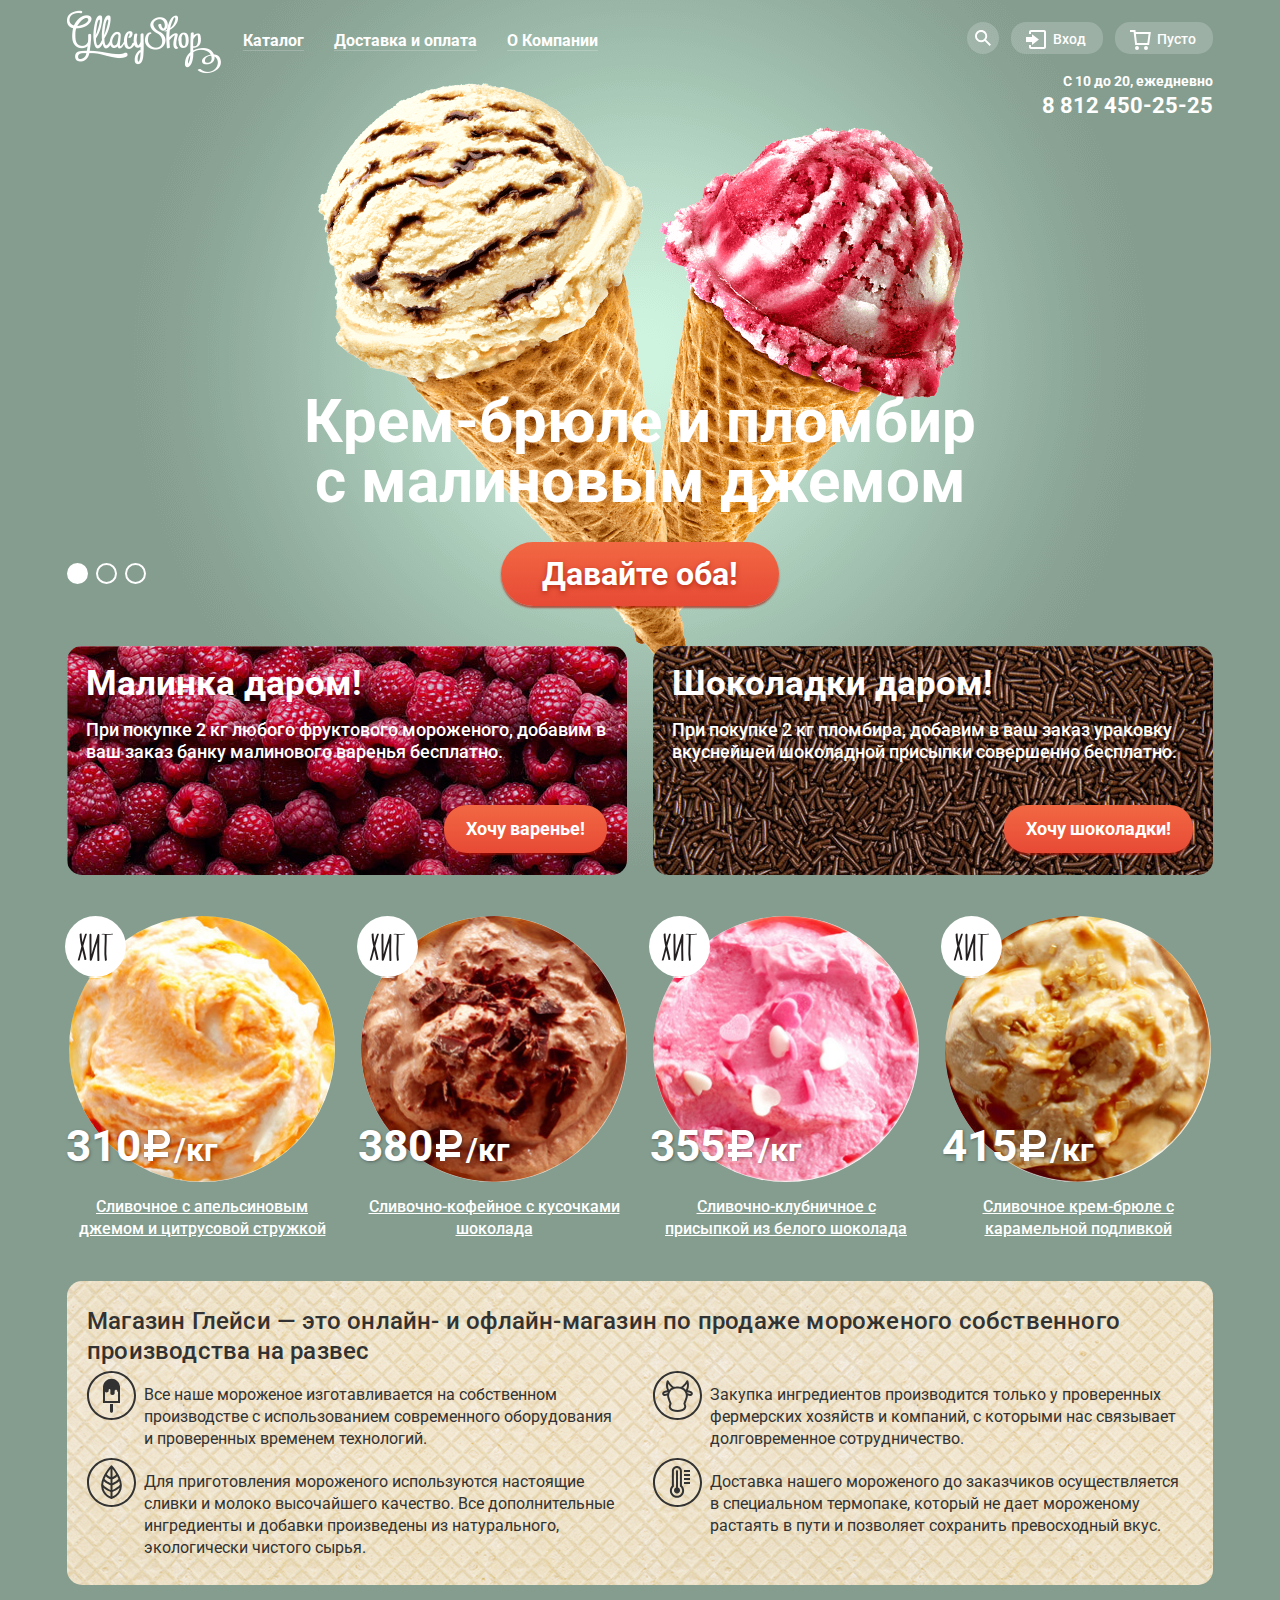
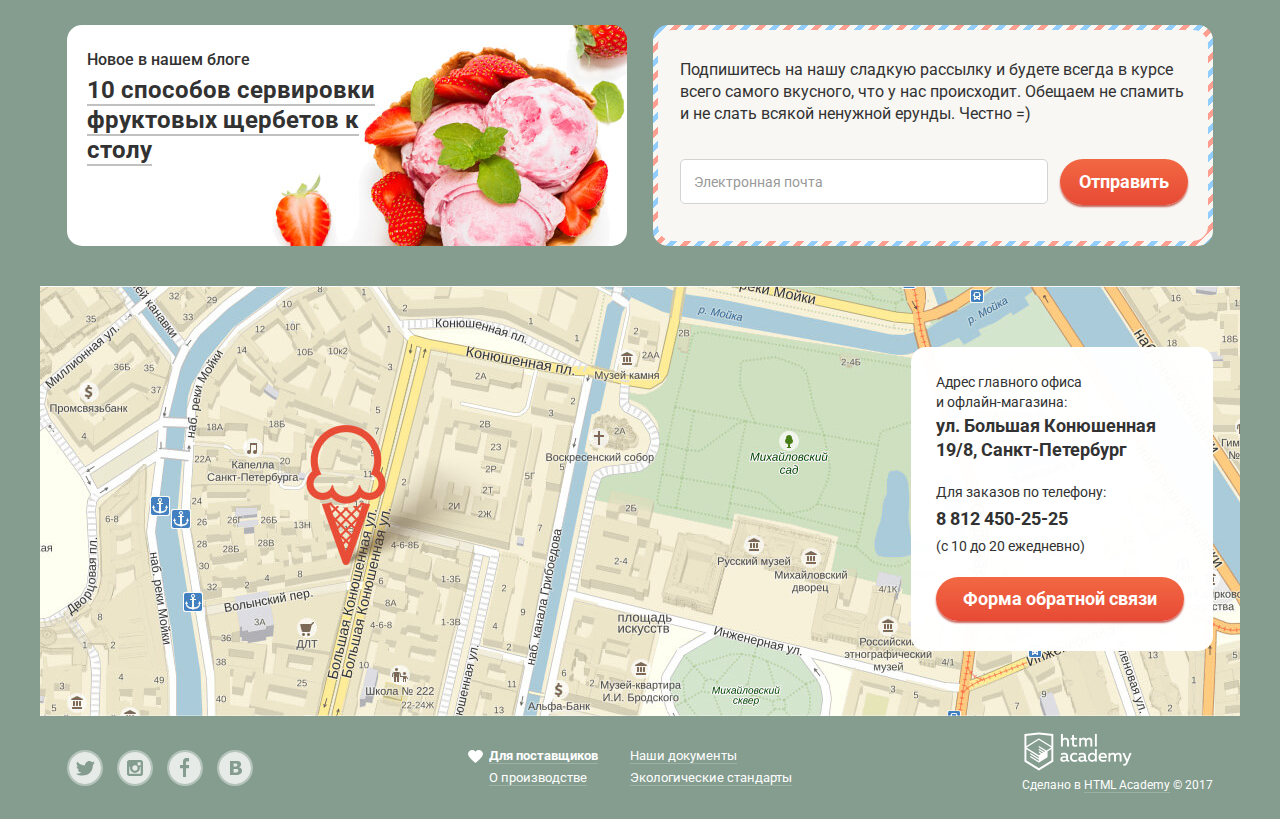
<file: index.html>
<!DOCTYPE html>
<html lang="ru">
    <head>
        <meta charset="utf-8">
        <title>HTML Academy: Глейси</title>
        <link href="https://fonts.googleapis.com/css?family=Roboto:400,500,700&amp;subset=cyrillic" rel="stylesheet">
        <link href="css/normalize.min.css" rel="stylesheet">
        <link href="css/style.min.css" rel="stylesheet">
    </head>
    <body>
        <input class="visually-hidden" type="radio" id="product1" name="toggle" value="icecream01" checked>
        <input class="visually-hidden" type="radio" id="product2" name="toggle" value="icecream02">
        <input class="visually-hidden" type="radio" id="product3" name="toggle" value="icecream03">
        <div class="block">
            <div class="big-container">
                <header class="main-header">
                    <nav class="site-navigation">
                        <div class="logo-menu-container">
                            <a class="logo">
                                <img src="img/logo.png" alt="Логотип" width="154" height="64" class="logo-img">
                            </a>
                            <ul class="main-menu">
                                <li class="main-menu-item pseudo-area catalog-position">
                                    <a href="#">Каталог</a>
                                    <ul class="in-main-menu">
                                        <li class="in-main-menu-item new-position"><a href="#">Новинки</a></li>
                                        <li class="in-main-menu-item"><a href="catalog-sl.html">Сливочное</a></li>
                                        <li class="in-main-menu-item"><a href="#">Щербеты</a></li>
                                        <li class="in-main-menu-item"><a href="#">Фруктовый лед</a></li>
                                        <li class="in-main-menu-item"><a href="#">Мелорин</a></li>
                                    </ul>
                                </li>
                                <li class="main-menu-item"><a href="#" class="underlined">Доставка и оплата</a></li>
                                <li class="main-menu-item"><a href="#">О Компании</a></li>
                            </ul>
                        </div>
                        <div class="user-navigation-container">
                            <div class="search pseudo-area">
                               <a href="#" class="search-link">
                                   <span class="visually-hidden">Поиск</span>
                                   <svg version="1.1" xmlns="http://www.w3.org/2000/svg" xmlns:xlink="http://www.w3.org/1999/xlink" x="0px" y="0px" width="17px"
                                            height="17px" viewBox="0 0 17 17" enable-background="new 0 0 17 17" xml:space="preserve">
                                        <g id="Layer_2">
                                            <path fill="#FFFFFF" d="M16.958,15.527L11.75,10.32C12.533,9.247,13,7.93,13,6.5C13,2.91,10.09,0,6.5,0S0,2.91,0,6.5
                                                    S2.91,13,6.5,13c1.438,0,2.763-0.473,3.839-1.263l5.205,5.204L16.958,15.527z M6.5,11C4.019,11,2,8.981,2,6.5S4.019,2,6.5,2
                                                    S11,4.019,11,6.5S8.981,11,6.5,11z"/>
                                        </g>
                                    </svg>
                                </a>
                                <section class="search-popup popup-style">
                                    <h2 class="visually-hidden">Поиск</h2>
                                    <form action="https://echo.htmlacademy.ru" method="post">
                                        <input type="search" name="search" id="search-form" placeholder="Что ищем?">
                                    </form>
                                </section>
                            </div>
                            <div class="user-navigation menu-border login pseudo-area">
                                <a href="#" class="login-link">
                                    <svg version="1.1" id="Layer_1" xmlns="http://www.w3.org/2000/svg" xmlns:xlink="http://www.w3.org/1999/xlink" x="0px" y="0px"
                                            width="21px" height="19px" viewBox="0 0 21 19" enable-background="new 0 0 21 19" xml:space="preserve">
                                        <g>
                                            <polygon fill="#FFFFFF" points="6,14.875 12.917,9.5 6,4.125 6,7.042 -0.042,7.042 -0.042,11.959 6,11.959 	"/>
                                            <path fill="#FFFFFF" d="M18,0H5C3.9,0,3,0.9,3,2v2h2V2h13v15H5v-2H3v2c0,1.1,0.9,2,2,2h13c1.1,0,2-0.9,2-2V2C20,0.9,19.1,0,18,0z"/>
                                        </g>
                                    </svg>
                                    Вход
                                </a>
                                <section class="login-popup popup-style">
                                    <h2 class="visually-hidden">Авторизация</h2>
                                    <form action="https://echo.htmlacademy.ru" method="post">
                                        <p class="login-input">
                                            <input type="email" name="email" id="login-form" placeholder="Электронная форма">
                                        </p>
                                        <p class="login-input">
                                            <input type="password" name="password" placeholder="Пароль">
                                        </p>
                                        <div class="login-button">
                                            <button class="button" type="submit">Войти</button>
                                            <div class="login-a">
                                                <p>
                                                    <a class="forget-password" href="#">Забыли пароль?</a>
                                                </p>
                                                <p>
                                                    <a class="new-user" href="#">Новая регистрация</a>
                                                </p>
                                            </div>
                                        </div>
                                    </form>
                                </section>
                            </div>
                            <div class="basket menu-border">
                                <a href="#" class="basket-link">
                                    <svg version="1.1" id="Layer_3" xmlns="http://www.w3.org/2000/svg" xmlns:xlink="http://www.w3.org/1999/xlink" x="0px" y="0px" width="21px" height="20px" viewBox="0 0 21 20" enable-background="new 0 0 21 20" xml:space="preserve">
                                        <g>
                                            <path fill="#FFFFFF" d="M5.657,2.031L5.422,0H0v2h3.64l1.5,13h13.988l1.699-12.969H5.657z M17.372,13H6.922L5.888,4.031h12.66
                                                    L17.372,13z"/>
                                            <circle fill="#FFFFFF" cx="6.984" cy="18" r="2"/>
                                            <circle fill="#FFFFFF" cx="15.984" cy="18" r="2"/>
                                            <polygon fill="none" points="5.888,4.031 6.922,13 17.372,13 18.548,4.031 "/>
                                        </g>
                                    </svg>
                                    Пусто
                                </a>
                            </div>
                        </div>
                    </nav>
                    <div class="contact-info">
                        <p class="contact-mode">С 10 до 20, ежедневно</p>
                        <p class="contact-number">8 812 450-25-25</p>
                    </div>
                </header>
                <section class="slider">
                    <ul>
                        <li class="slider-item" id="slide1">
                            <h3>Крем-брюле и пломбир с малиновым джемом</h3>
                            <a class="button slide-button" href="#">Давайте оба!</a>
                        </li>
                        <li class="slider-item" id="slide2">
                            <h3>Шоколадный пломбир и лимонный сорбет</h3>
                            <a class="button slide-button" href="#">Давайте оба!</a>
                        </li>
                        <li class="slider-item" id="slide3">
                            <h3>Пломбир с помадкой и клубничный щербет</h3>
                            <a class="button slide-button" href="#">Давайте оба!</a>
                        </li>
                    </ul>
                    <div class="slider-control">
                        <label for="product1">Первый продукт</label>
                        <label for="product2">Второй продукт</label>
                        <label for="product3">Третий продукт</label>
                    </div>
                </section>
            </div>
            <main>
                <div class="big-container">
                    <h1 class="visually-hidden">Магазин мороженого "Глейси"</h1>
                    <section class="sale">
                        <div class="raspberries sale-style">
                            <h2>Малинка даром!</h2>
                            <p>При покупке 2 кг любого фруктового мороженого, добавим в ваш заказ банку малинового варенья бесплатно.</p>
                            <a class="button" href="#">Хочу варенье!</a>
                        </div>
                        <div class="chocolate sale-style">
                            <h2>Шоколадки даром!</h2>
                            <p>При покупке 2 кг пломбира, добавим в ваш заказ ураковку вкуснейшей шоколадной присыпки совершенно бесплатно.</p>
                            <a class="button" href="#">Хочу шоколадки!</a>
                        </div>
                    </section>
                    <section class="icecream-container">
                        <ul class="catalog-list">
                            <li class="catalog-item">
                                <a href="#" class="catalog-item-name">Сливочное с апельсиновым джемом и цитрусовой стружкой</a>
                                <div class="popular"></div>
                                <div class="foto-price">
                                    <p class="price">310<img src="img/rub.png" alt="знак рубля" width="29" height="32" class="rub"><span class="kg">/кг</span></p>
                                    <img src="img/icecream-01.jpg" alt="Сливочное с апельсиновым джемом и цитрусовой стружкой" width="264" height="264" class="foto-icecream">
                                </div>
                                <a class="button img-button" href="#">Быстрый просмотр</a>
                            </li>
                            <li class="catalog-item">
                                <a href="#" class="catalog-item-name">Сливочно-кофейное с кусочками шоколада</a>
                                <div class="popular"></div>
                                <div class="foto-price">
                                    <p class="price">380<img src="img/rub.png" alt="знак рубля" width="29" height="32" class="rub"><span class="kg">/кг</span></p>
                                    <img src="img/icecream-02.jpg" alt="Сливочно-кофейное с кусочками шоколада" width="264" height="264" class="foto-icecream">
                                </div>
                                <a class="button img-button" href="#">Быстрый просмотр</a>
                            </li>
                            <li class="catalog-item">
                                <a href="#" class="catalog-item-name">Сливочно-клубничное с присыпкой из белого шоколада</a>
                                <div class="popular"></div>
                                <div class="foto-price">
                                    <p class="price">355<img src="img/rub.png" alt="знак рубля" width="29" height="32" class="rub"><span class="kg">/кг</span></p>
                                    <img src="img/icecream-03.jpg" alt="Сливочно-клубничное с присыпкой из белого шоколада" width="264" height="264" class="foto-icecream">
                                </div>
                                <a class="button img-button" href="#">Быстрый просмотр</a>
                            </li>
                            <li class="catalog-item">
                                <a href="#" class="catalog-item-name">Сливочное крем-брюле с карамельной подливкой</a>
                                <div class="popular"></div>
                                <div class="foto-price">
                                    <p class="price">415<img src="img/rub.png" alt="знак рубля" width="29" height="32" class="rub"><span class="kg">/кг</span></p>
                                    <img src="img/icecream-04.jpg" alt="Сливочное крем-брюле с карамельной подливкой" width="264" height="264" class="foto-icecream">
                                </div>
                                <a class="button img-button" href="#">Быстрый просмотр</a>
                             </li>
                        </ul>
                    </section>
                    <section class="description-shop">
                        <h2>Магазин Глейси &mdash; это онлайн- и офлайн-магазин по продаже мороженого собственного производства на развес</h2>
                        <ul class="desc-list">
                            <li class="desc-item-icecream">Все наше мороженое изготавливается на собственном производстве с использованием современного оборудования и проверенных временем технологий.</li>
                            <li class="desc-item-cow">Закупка ингредиентов производится только у проверенных фермерских хозяйств и компаний, с которыми нас связывает долговременное сотрудничество.</li>
                            <li class="desc-item-leaf">Для приготовления мороженого используются настоящие сливки и молоко высочайшего качество. Все дополнительные ингредиенты и добавки произведены из натурального, экологически чистого сырья.</li>
                            <li class="desc-item-temperature">Доставка нашего мороженого до заказчиков осуществляется в специальном термопаке, который не дает мороженому растаять в пути и позволяет сохранить превосходный вкус.</li>
                        </ul>
                    </section>
                    <div class="blog-subscription-container">
                        <article class="blog">
                            <span class="blog-new">Новое в нашем блоге</span>
                            <h2 class="article-name"><a href="#">10 способов сервировки фруктовых щербетов к столу</a></h2>
                        </article>
                        <section class="subscription">
                            <div class="subscription-wrapper">
                                <h2 class="visually-hidden">Подписка</h2>
                                <p class="desc-subscription">Подпишитесь на нашу сладкую рассылку и будете всегда в курсе всего самого вкусного, что у нас происходит. Обещаем не спамить и не слать всякой ненужной ерунды. Честно =)</p>
                                <form action="https://echo.htmlacademy.ru" method="post" class="form-subscription">
                                    <input type="text" class="subscription-mail" placeholder="Электронная почта">
                                    <button type="submit" class="button-send button">Отправить</button>
                                </form>
                            </div>
                        </section>
                    </div>
                </div>
                <div class="map">
                    <iframe src="https://www.google.com/maps/embed?pb=!1m18!1m12!1m3!1d1998.6162713974904!2d30.32219280555746!3d59.93850934060704!2m3!1f0!2f0!3f0!3m2!1i1024!2i768!4f13.1!3m3!1m2!1s0x4696310fca5ba729%3A0xea9c53d4493c879f!2z0JHQvtC70YzRiNCw0Y8g0JrQvtC90Y7RiNC10L3QvdCw0Y8g0YPQuy4sIDE5LCDQodCw0L3QutGCLdCf0LXRgtC10YDQsdGD0YDQsywgMTkxMTg2!5e0!3m2!1sru!2sru!4v1532010852762"
                        allowfullscreen></iframe>
                    <div class="map-container">
                        <div class="address">
                            <h2 class="visually-hidden">Адрес</h2>
                            <div class="place">
                                <p class="place-style">Адрес главного офиса и офлайн-магазина: </p>
                                <p><span>ул. Большая Конюшенная 19/8, Санкт-Петербург</span></p>
                            </div>
                            <div class="number">
                                <p>Для заказов по телефону: </p>
                                <p class="number-map"><span>8 812 450-25-25</span></p>
                                <p>(с 10 до 20 ежедневно)</p>
                            </div>
                            <a class="address-button button" href="feedback.html">Форма обратной связи</a>
                        </div>
                    </div>
                </div>
            </main>
            <footer class="main-footer big-container">
				<ul class="social">
                    <li><a class="social-button twitter" href="#"><span class="visually-hidden">Twitter</span></a></li>
                    <li><a class="social-button inst" href="#"><span class="visually-hidden">Instagram</span></a></li>
                    <li><a class="social-button fb" href="#"><span class="visually-hidden">Facebook</span></a></li>
                    <li><a class="social-button vk" href="#"><span class="visually-hidden">Vk</span></a></li>
                </ul>
                <div class="menu-footer">
                    <ul class="menu-footer1">
                        <li><a class="suppliers" href="#">Для поставщиков</a></li>
                        <li><a class="production" href="#">О производстве</a></li>
                    </ul>
                    <ul class="menu-footer2">
                        <li><a class="documents" href="#">Наши документы</a></li>
                        <li><a class="standards" href="#">Экологические стандарты</a></li>
                    </ul>
                </div>
                <div class="copyright">
                    <a href="https://htmlacademy.ru/intensive/htmlcss"><img src="img/logo-htmlacademy-small.png" alt="HTML Academy" width="110" height="39"></a>
                    <p>Сделано в <a class="academy-button" href="https://htmlacademy.ru/intensive/htmlcss">HTML Academy</a> &copy; <time datetime="2017-06-01">2017</time> </p>
                </div>
			</footer>
            <section class="popup-style feedback-popup">
                <h2 class="feedback">Мы обязательно вам ответим!</h2>
                <form action="https://echo.htmlacademy.ru" method="post">
                    <p>
                        <input type="text" name="fb-name" placeholder="Как вас зовут?">
                    </p>
                    <p>
                        <input type="email" name="fb-email" placeholder="Ваша почта для ответа?">
                    </p>
                    <p>
                        <textarea name="fb-text" placeholder="Напишите что-нибудь..."></textarea>
                    </p>
                    <button class="button send-info" type="submit">Отправить</button>
                </form>
                <button class="modal-close" type="button">Закрыть</button>
            </section>
            <div class="modal-overlay"></div>
        </div>
        <script src="js/feedback-modal.min.js"></script>
    </body>
</html>
</file>
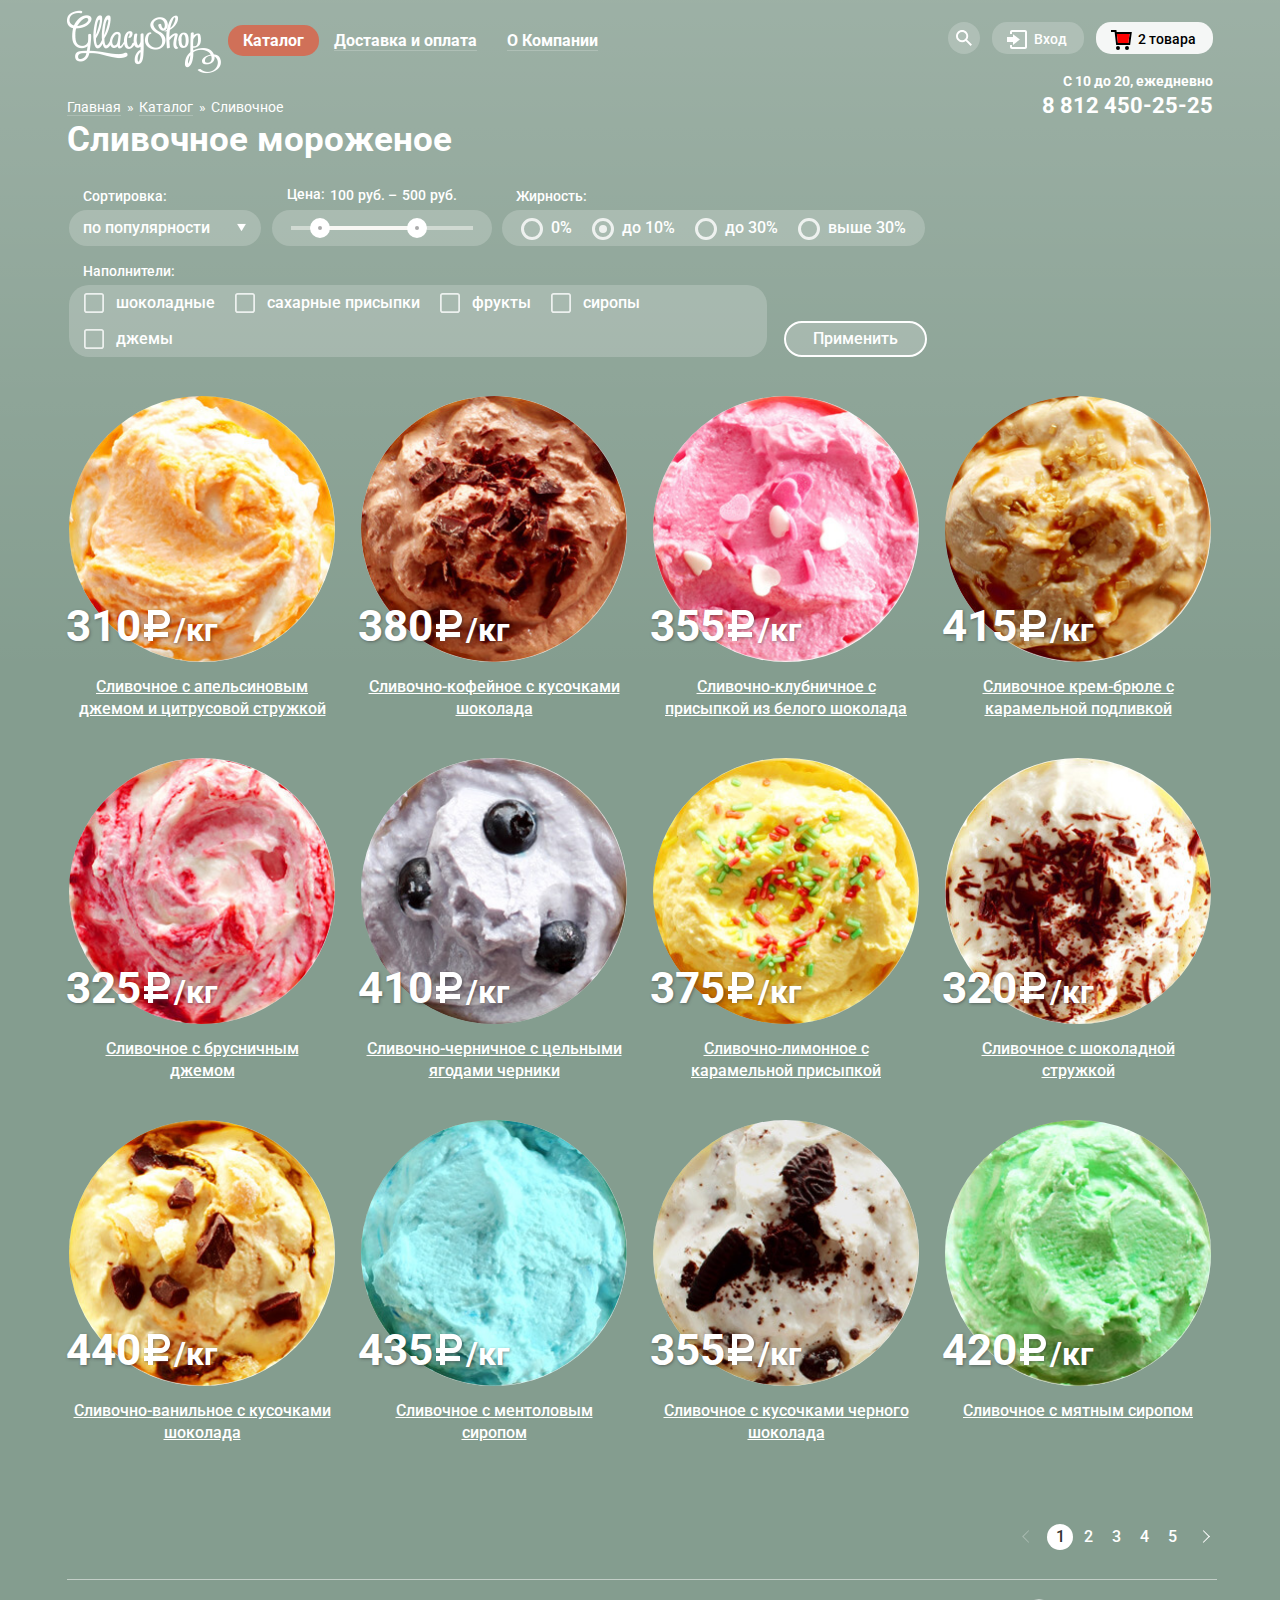
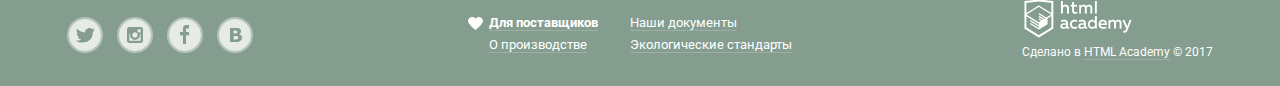
<file: catalog-sl.html>
<!DOCTYPE html>
<html lang="ru">
    <head>
        <meta charset="utf-8">
        <title>HTML Academy: Глейси</title>
        <link href="https://fonts.googleapis.com/css?family=Roboto:400,500,700&amp;subset=cyrillic" rel="stylesheet">
        <link href="css/normalize.min.css" rel="stylesheet">
        <link href="css/style.min.css" rel="stylesheet">
    </head>
    <body class="inner">
        <div class="block">
            <div class="big-container">
                <header class="main-header">
                    <nav class="site-navigation">
                        <div class="logo-menu-container">
                            <a href="index.html" class="logo">
                                <img src="img/logo.png" alt="Логотип" width="154" height="64" class="logo-img">
                            </a>
                            <ul class="main-menu">
                                <li class="main-menu-item pseudo-area catalog-position">
                                    <a href="#" class="current-menu">Каталог</a>
                                    <ul class="in-main-menu">
                                        <li class="in-main-menu-item new-position"><a href="#">Новинки</a></li>
                                        <li class="in-main-menu-item current-menu-item"><a href="#" class="current-menu-a">Сливочное</a></li>
                                        <li class="in-main-menu-item"><a href="#">Щербеты</a></li>
                                        <li class="in-main-menu-item"><a href="#">Фруктовый лед</a></li>
                                        <li class="in-main-menu-item"><a href="#">Мелорин</a></li>
                                    </ul>
                                </li>
                                <li class="main-menu-item"><a href="#" class="underlined">Доставка и оплата</a></li>
                                <li class="main-menu-item"><a href="#">О Компании</a></li>
                            </ul>
                        </div>
                        <div class="user-navigation-container">
                            <div class="search pseudo-area">
                                <a href="#" class="search-link">
                                    <span class="visually-hidden">Поиск</span>
                                    <svg version="1.1" xmlns="http://www.w3.org/2000/svg" xmlns:xlink="http://www.w3.org/1999/xlink" x="0px" y="0px" width="17px"
                                            height="17px" viewBox="0 0 17 17" enable-background="new 0 0 17 17" xml:space="preserve">
                                        <g id="Layer_2">
                                            <path fill="#FFFFFF" d="M16.958,15.527L11.75,10.32C12.533,9.247,13,7.93,13,6.5C13,2.91,10.09,0,6.5,0S0,2.91,0,6.5
                                                    S2.91,13,6.5,13c1.438,0,2.763-0.473,3.839-1.263l5.205,5.204L16.958,15.527z M6.5,11C4.019,11,2,8.981,2,6.5S4.019,2,6.5,2
                                                    S11,4.019,11,6.5S8.981,11,6.5,11z"/>
                                        </g>
                                    </svg>
                                </a>
                                <section class="search-popup popup-style">
                                    <h2 class="visually-hidden">Поиск</h2>
                                    <form action="https://echo.htmlacademy.ru" method="post">
                                        <input type="search" name="search" id="search-form" placeholder="Что ищем?">
                                    </form>
                                </section>
                            </div>
                            <div class="user-navigation menu-border login pseudo-area">
                                <a href="#" class="login-link">
                                    <svg version="1.1" id="Layer_1" xmlns="http://www.w3.org/2000/svg" xmlns:xlink="http://www.w3.org/1999/xlink" x="0px" y="0px"
                                            width="21px" height="19px" viewBox="0 0 21 19" enable-background="new 0 0 21 19" xml:space="preserve">
                                        <g>
                                            <polygon fill="#FFFFFF" points="6,14.875 12.917,9.5 6,4.125 6,7.042 -0.042,7.042 -0.042,11.959 6,11.959 	"/>
                                            <path fill="#FFFFFF" d="M18,0H5C3.9,0,3,0.9,3,2v2h2V2h13v15H5v-2H3v2c0,1.1,0.9,2,2,2h13c1.1,0,2-0.9,2-2V2C20,0.9,19.1,0,18,0z"/>
                                        </g>
                                    </svg>
                                    Вход
                                </a>
                                <section class="login-popup popup-style">
                                    <h2 class="visually-hidden">Авторизация</h2>
                                    <form action="https://echo.htmlacademy.ru" method="post">
                                        <p class="login-input">
                                            <input type="email" name="email" id="login-form" placeholder="Электронная форма">
                                        </p>
                                        <p class="login-input">
                                            <input type="password" name="password" placeholder="Пароль">
                                        </p>
                                        <div class="login-button">
                                            <button class="button" type="submit">Войти</button>
                                            <div class="login-a">
                                                <p>
                                                    <a class="forget-password" href="#">Забыли пароль?</a>
                                                </p>
                                                <p>
                                                    <a class="new-user" href="#">Новая регистрация</a>
                                                </p>
                                            </div>
                                        </div>
                                    </form>
                                </section>
                            </div>
                            <div class="basket menu-border full pseudo-area">
                                <a href="#" class="basket-link">
                                    <svg version="1.1" id="Layer_3" xmlns="http://www.w3.org/2000/svg" xmlns:xlink="http://www.w3.org/1999/xlink" x="0px" y="0px" width="21px" height="20px" viewBox="0 0 21 20" enable-background="new 0 0 21 20" xml:space="preserve">
                                        <g>
                                            <path fill="#FFFFFF" d="M5.657,2.031L5.422,0H0v2h3.64l1.5,13h13.988l1.699-12.969H5.657z M17.372,13H6.922L5.888,4.031h12.66
                                                    L17.372,13z"/>
                                            <circle fill="#FFFFFF" cx="6.984" cy="18" r="2"/>
                                            <circle fill="#FFFFFF" cx="15.984" cy="18" r="2"/>
                                            <polygon fill="none" points="5.888,4.031 6.922,13 17.372,13 18.548,4.031 "/>
                                        </g>
                                    </svg>
                                    2 товара
                                </a>
                                <section class="basket-popup popup-style">
                                    <h2 class="visually-hidden">Корзина</h2>
                                    <table>
                                        <tr class="table-tr item1">
                                            <td class="table-del"><span class="visually-hidden">Удалить товар из корзины</span></td>
                                            <td class="table-img"><img src="img/icecream-01.jpg" alt="Пломбир с апельсиновым джемом" width="28" height="28"></td>
                                            <td class="table-desc"><a href="#">Пломбир с апельсиновым джемом</a></td>
                                            <td class="table-cost">1,5 кг х <span>200 руб.</span></td>
                                            <td class="table-price">300 руб.</td>
                                        </tr>
                                        <tr class="table-tr item2">
                                            <td class="table-del"><span class="visually-hidden">Удалить товар из корзины</span></td>
                                            <td class="table-img"><img src="img/icecream-03.jpg" alt="Клубничный пломбир с присыпкой из белого шоколада" width="28" height="28"></td>
                                            <td class="table-desc"><a href="#">Клубничный пломбир с присыпкой из белого шоколада</a></td>
                                            <td class="table-cost">1,5 кг х <span>300 руб.</span></td>
                                            <td class="table-price">450 руб.</td>
                                        </tr>
                                    </table>
                                    <div class="final-price">Итого: 750 руб.</div>
                                    <a class="button-basket button">Оформить заказ</a>
                                </section>
                            </div>
                        </div>
                    </nav>
                    <div class="contact-info">
                        <p class="contact-mode">С 10 до 20, ежедневно</p>
                        <p class="contact-number">8 812 450-25-25</p>
                    </div>
                </header>
                <main>
                    <div class="breadcrumbs-navigation">
                        <a href="index.html">Главная</a>
                        <a href="#">Каталог</a>
                        <a>Сливочное</a>
                    </div>
                    <h1 class="icecream">Сливочное мороженое</h1>
                    <form method="get" action="https://echo.htmlacademy.ru" class="form-filter">
                        <fieldset class="filter-item f-sort">
                            <legend>Сортировка:</legend>
                            <div class="arrow-wraper">
                                <select name="sort" id="sort" class="menu-border-filter sort-controls">
                                    <option value="popular">по популярности</option>
                                    <option value="price-min">сначала недорогие</option>
                                    <option value="price-max">сначала дорогие</option>
                                    <option value="fat">по жирности</option>
                                </select>
                                <div class="arrow">
                                    <svg xmlns="http://www.w3.org/2000/svg" width="9" height="5" viewBox="0 0 9 5">
                                        <path fill="#FFF" d="M4.5 5L0 0h9z"/>
                                    </svg>
                                </div>
                            </div>
                        </fieldset>
                        <div class="filter-item f-price">
                            <div class="legend">
                                <div class="legend-controls">Цена:</div>
                                <div class="range-controls ">
                                    <label class="min-price label-price"><input name="min-price" type="text" value="100">руб. &ndash; </label>
                                    <label class="max-price label-price"><input name="max-price" type="text" value="500">руб.</label>
                                </div>
                            </div>
                            <div class="menu-border-filter scale-style">
                                <div class="scale">
                                    <div class="bar"></div>
                                </div>
                                <div class="toggle toggle-min"></div>
                                <div class="toggle toggle-max"></div>
                            </div>
                        </div>
                        <fieldset class="filter-item f-fat">
                            <legend>Жирность:</legend>
                            <div class="f-fat menu-border-filter">
                                <div class="fat-item">
                                    <input type="radio" name="fat" id="fat1" class="visually-hidden" value="0%">
                                    <label for="fat1">0%</label>
                                </div>
                                <div class="fat-item">
                                    <input type="radio" name="fat" id="fat2" class="visually-hidden" value="до 10%" checked>
                                    <label for="fat2">до 10%</label>
                                </div>
                                <div class="fat-item">
                                    <input type="radio" name="fat" id="fat3" class="visually-hidden" value="до 30%">
                                    <label for="fat3">до 30%</label>
                                </div>
                                <div class="fat-item">
                                    <input type="radio" name="fat" id="fat4" class="visually-hidden" value="выше 30%">
                                    <label for="fat4">выше 30%</label>
                                </div>
                            </div>
                        </fieldset>
                        <fieldset class="filter-item f-content">
                            <legend>Наполнители:</legend>
                            <div class="content-controls menu-border-filter">
                                <div class="content-item">
                                    <input type="checkbox" id="content1" class="visually-hidden" name="choco">
                                    <label for="content1">шоколадные</label>
                                </div>
                                <div class="content-item">
                                    <input type="checkbox" id="content2" class="visually-hidden" name="sugar">
                                    <label for="content2">сахарные присыпки</label>
                                </div>
                                <div class="content-item">
                                    <input type="checkbox" id="content3" class="visually-hidden" name="fruit">
                                    <label for="content3">фрукты</label>
                                </div>
                                <div class="content-item">
                                    <input type="checkbox" id="content4" class="visually-hidden" name="syrup">
                                    <label for="content4">сиропы</label>
                                </div>
                                <div class="content-item">
                                    <input type="checkbox" id="content5" class="visually-hidden" name="jam">
                                    <label for="content5">джемы</label>
                                </div>
                            </div>
                        </fieldset>
                        <button type="submit" class="menu-border-filter f-button">Применить</button>
                    </form>
                    <section class="icecream-container">
                        <h2 class="visually-hidden">Ассортимент мороженого</h2>
                        <ul class="catalog-list">
                            <li class="catalog-item">
                                <a href="#" class="catalog-item-name">Сливочное с апельсиновым джемом и цитрусовой стружкой</a>
                                <div class="foto-price">
                                    <p class="price">310<img src="img/rub.png" alt="знак рубля" width="29" height="32" class="rub"><span class="kg">/кг</span></p>
                                    <img src="img/icecream-01.jpg" alt="Сливочное с апельсиновым джемом и цитрусовой стружкой" width="264" height="264" class="foto-icecream">
                                </div>
                                <a class="button img-button" href="#">Быстрый просмотр</a>
                            </li>
                            <li class="catalog-item">
                                <a href="#" class="catalog-item-name">Сливочно-кофейное с кусочками шоколада</a>
                                <div class="foto-price">
                                    <p class="price">380<img src="img/rub.png" alt="знак рубля" width="29" height="32" class="rub"><span class="kg">/кг</span></p>
                                    <img src="img/icecream-02.jpg" alt="Сливочно-кофейное с кусочками шоколада" width="264" height="264" class="foto-icecream">
                                </div>
                                <a class="button img-button" href="#">Быстрый просмотр</a>
                            </li>
                            <li class="catalog-item">
                                <a href="#" class="catalog-item-name">Сливочно-клубничное с присыпкой из белого шоколада</a>
                                <div class="foto-price">
                                    <p class="price">355<img src="img/rub.png" alt="знак рубля" width="29" height="32" class="rub"><span class="kg">/кг</span></p>
                                    <img src="img/icecream-03.jpg" alt="Сливочно-клубничное с присыпкой из белого шоколада" width="264" height="264" class="foto-icecream">
                                </div>
                                <a class="button img-button" href="#">Быстрый просмотр</a>
                            </li>
                            <li class="catalog-item">
                                <a href="#" class="catalog-item-name">Сливочное крем-брюле с карамельной подливкой</a>
                                <div class="foto-price">
                                    <p class="price">415<img src="img/rub.png" alt="знак рубля" width="29" height="32" class="rub"><span class="kg">/кг</span></p>
                                    <img src="img/icecream-04.jpg" alt="Сливочное крем-брюле с карамельной подливкой" width="264" height="264" class="foto-icecream">
                                </div>
                                <a class="button img-button" href="#">Быстрый просмотр</a>
                            </li>
                            <li class="catalog-item">
                                <a href="#" class="catalog-item-name">Сливочное с брусничным джемом</a>
                                <div class="foto-price">
                                    <p class="price">325<img src="img/rub.png" alt="знак рубля" width="29" height="32" class="rub"><span class="kg">/кг</span></p>
                                    <img src="img/icecream-05.jpg" alt="Сливочное с брусничным джемом" width="264" height="264" class="foto-icecream">
                                </div>
                                <a class="button img-button" href="#">Быстрый просмотр</a>
                            </li>
                            <li class="catalog-item">
                                <a href="#" class="catalog-item-name">Сливочно-черничное с цельными ягодами черники</a>
                                <div class="foto-price">
                                    <p class="price">410<img src="img/rub.png" alt="знак рубля" width="29" height="32" class="rub"><span class="kg">/кг</span></p>
                                    <img src="img/icecream-06.jpg" alt="Сливочно-черничное с цельными ягодами черники" width="264" height="264" class="foto-icecream">
                                </div>
                                <a class="button img-button" href="#">Быстрый просмотр</a>
                            </li>
                            <li class="catalog-item">
                                <a href="#" class="catalog-item-name">Сливочно-лимонное с карамельной присыпкой</a>
                                <div class="foto-price">
                                    <p class="price">375<img src="img/rub.png" alt="знак рубля" width="29" height="32" class="rub"><span class="kg">/кг</span></p>
                                    <img src="img/icecream-07.jpg" alt="Сливочно-лимонное с карамельной присыпкой" width="264" height="264" class="foto-icecream">
                                </div>
                                <a class="button img-button" href="#">Быстрый просмотр</a>
                            </li>
                            <li class="catalog-item">
                               <a href="#" class="catalog-item-name">Сливочное с шоколадной стружкой</a>
                               <div class="foto-price">
                                    <p class="price">320<img src="img/rub.png" alt="знак рубля" width="29" height="32" class="rub"><span class="kg">/кг</span></p>
                                    <img src="img/icecream-08.jpg" alt="Сливочное с шоколадной стружкой" width="264" height="264" class="foto-icecream">
                               </div>
                               <a class="button img-button" href="#">Быстрый просмотр</a>
                            </li>
                            <li class="catalog-item">
                                <a href="#" class="catalog-item-name">Сливочно-ванильное с кусочками шоколада</a>
                                <div class="foto-price">
                                    <p class="price">440<img src="img/rub.png" alt="знак рубля" width="29" height="32" class="rub"><span class="kg">/кг</span></p>
                                    <img src="img/icecream-09.jpg" alt="Сливочно-ванильное с кусочками шоколада" width="264" height="264" class="foto-icecream">
                                </div>
                                <a class="button img-button" href="#">Быстрый просмотр</a>
                            </li>
                            <li class="catalog-item">
                                <a href="#" class="catalog-item-name">Сливочное с ментоловым сиропом</a>
                                <div class="foto-price">
                                    <p class="price">435<img src="img/rub.png" alt="знак рубля" width="29" height="32" class="rub"><span class="kg">/кг</span></p>
                                    <img src="img/icecream-10.jpg" alt="Сливочное с ментоловым сиропом" width="264" height="264" class="foto-icecream">
                                </div>
                                <a class="button img-button" href="#">Быстрый просмотр</a>
                            </li>
                            <li class="catalog-item">
                                <a href="#" class="catalog-item-name">Сливочное с кусочками черного шоколада</a>
                                <div class="foto-price">
                                    <p class="price">355<img src="img/rub.png" alt="знак рубля" width="29" height="32" class="rub"><span class="kg">/кг</span></p>
                                    <img src="img/icecream-11.jpg" alt="Сливочное с кусочками черного шоколада" width="264" height="264" class="foto-icecream">
                                </div>
                                <a class="button img-button" href="#">Быстрый просмотр</a>
                            </li>
                            <li class="catalog-item">
                                <a href="#" class="catalog-item-name">Сливочное с мятным сиропом</a>
                                <div class="foto-price">
                                    <p class="price">420<img src="img/rub.png" alt="знак рубля" width="29" height="32" class="rub"><span class="kg">/кг</span></p>
                                    <img src="img/icecream-12.jpg" alt="Сливочное с мятным сиропом" width="264" height="264" class="foto-icecream">
                                </div>
                                <a class="button img-button" href="#">Быстрый просмотр</a>
                            </li>
                        </ul>
                    </section>
                    <div class="breadcrumbs">
                        <a href="#" class="disabled-breadcrumbs"><span class="visually-hidden">На предыдущую страницу</span></a>
                        <a href="#" class="active">1</a>
                        <a href="#">2</a>
                        <a href="#">3</a>
                        <a href="#">4</a>
                        <a href="#">5</a>
                        <a href="#"><span class="visually-hidden">На следующую страницу</span></a>
                    </div>
                </main>
            <footer class="main-footer">
                <ul class="social">
                    <li><a class="social-button twitter" href="#"><span class="visually-hidden">Twitter</span></a></li>
                    <li><a class="social-button inst" href="#"><span class="visually-hidden">Instagram</span></a></li>
                    <li><a class="social-button fb" href="#"><span class="visually-hidden">Facebook</span></a></li>
                    <li><a class="social-button vk" href="#"><span class="visually-hidden">Vk</span></a></li>
                </ul>
                <div class="menu-footer">
                    <ul class="menu-footer1">
                        <li><a class="suppliers" href="#">Для поставщиков</a></li>
                        <li><a class="production" href="#">О производстве</a></li>
                    </ul>
                    <ul class="menu-footer2">
                        <li><a class="documents" href="#">Наши документы</a></li>
                        <li><a class="standards" href="#">Экологические стандарты</a></li>
                    </ul>
                </div>
                <div class="copyright">
                    <a href="https://htmlacademy.ru/intensive/htmlcss"><img src="img/logo-htmlacademy-small.png" alt="HTML Academy" width="110" height="39"></a>
                    <p>Сделано в <a class="academy-button" href="https://htmlacademy.ru/intensive/htmlcss">HTML Academy</a> &copy; <time datetime="2017-06-01">2017</time> </p>
                </div>
            </footer>
            </div>
        </div>
    </body>
</html>
</file>
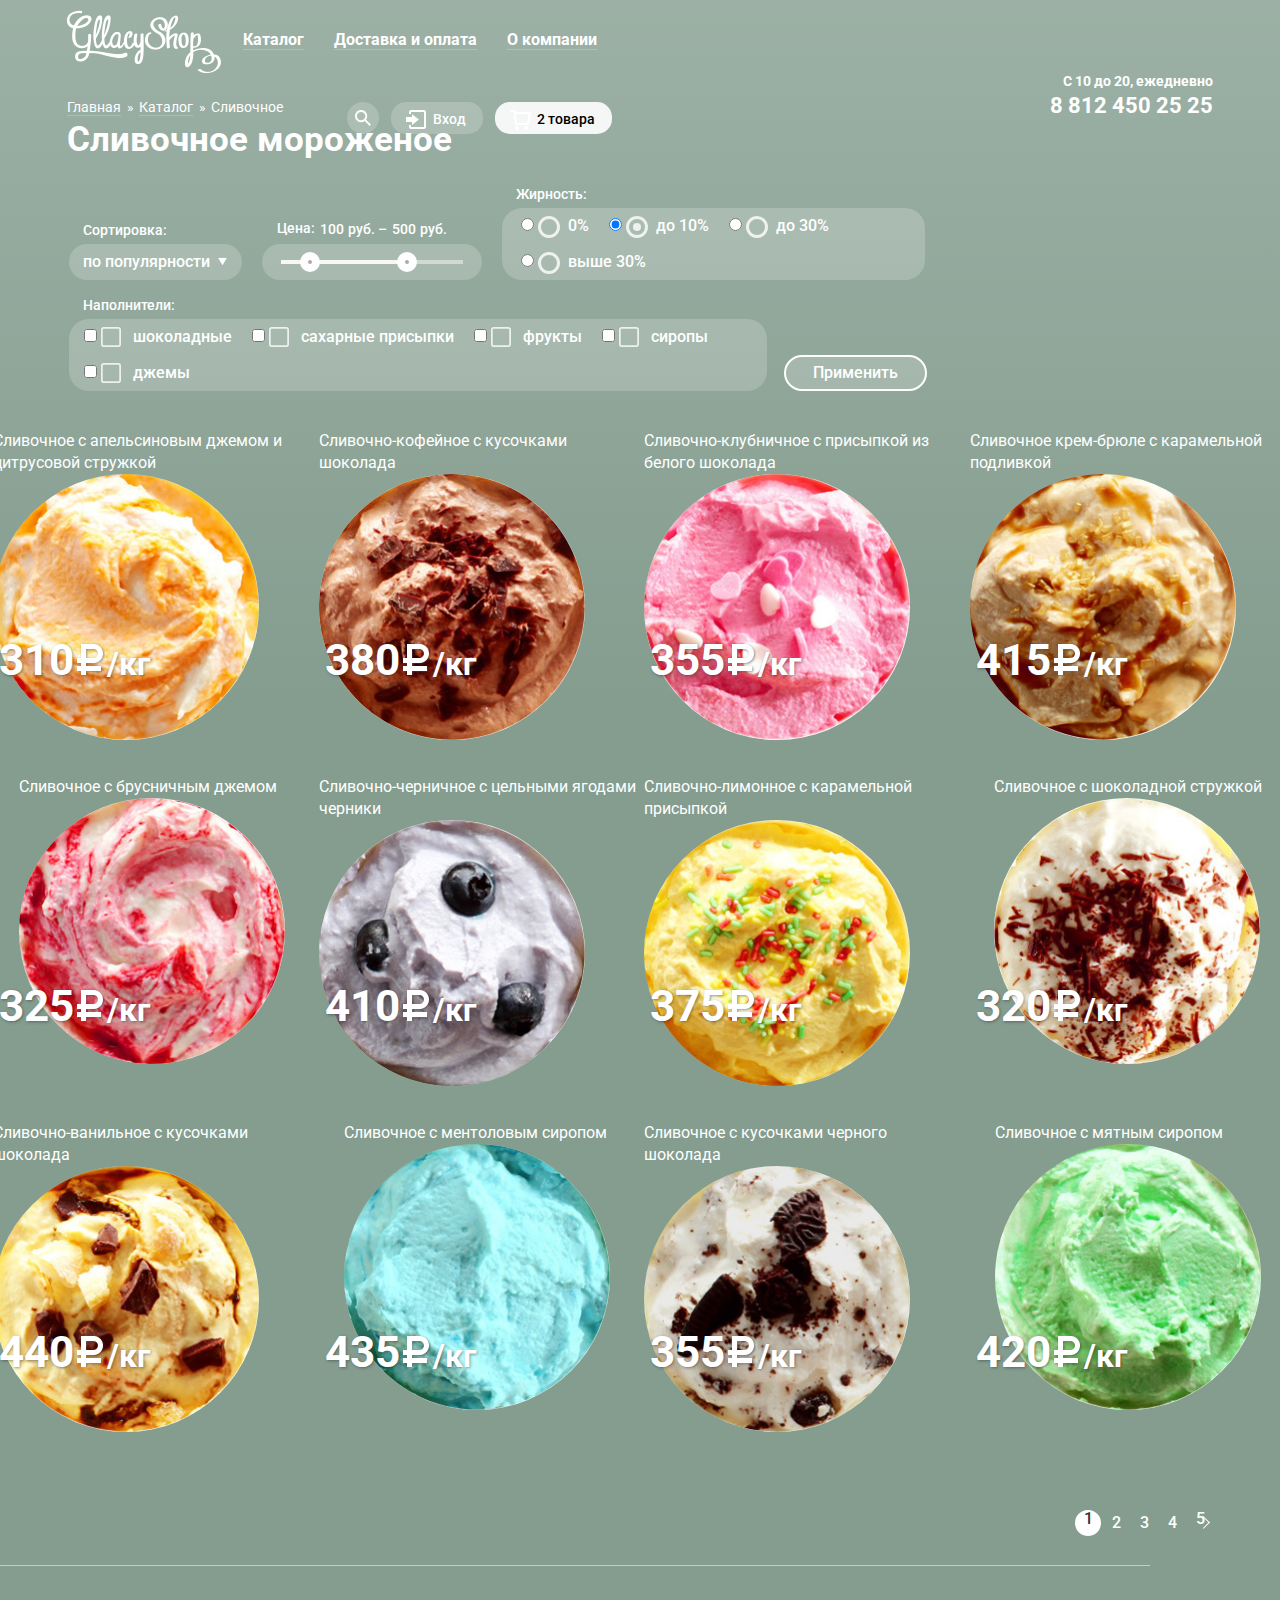
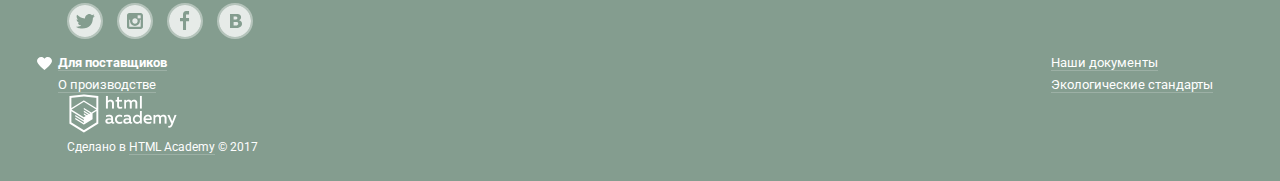
<file: catalog.html>
<!DOCTYPE html>
<html lang="ru">
  <head>
    <meta charset="utf-8">
    <title>HTML Academy: Глейси</title>
    <link href="https://fonts.googleapis.com/css?family=Roboto:400,500,700&amp;subset=cyrillic" rel="stylesheet">
    <link href="css/normalize.css" rel="stylesheet">
    <link href="css/style.css" rel="stylesheet">
  </head>
    <body class="inner">
      <div class="block">
<header class="main-header">
      <div class="big-container">
      <nav class="site-navigation">
        <div class="site-navigation-container">
          <div class="logo-menu-container">
            <a href="index.html" class="logo">
              <img src="img/logo.png" alt="Логотип" class="logo-img">
            </a>
            <ul class="main-menu">
              <li class="main-menu-item" style="position:relative;">
                <div class="pseudo-area"></div>
                <a>Каталог
                <ul class="in-main-menu">
                  <li class="in-main-menu-item" style="position:relative;"><a href="#">Новинки</a></li>
                  <li class="in-main-menu-item"><a href="#">Сливочное</a></li>
                  <li class="in-main-menu-item"><a href="#">Щербеты</a></li>
                  <li class="in-main-menu-item"><a href="#">Фруктовый лед</a></li>
                  <li class="in-main-menu-item"><a href="#">Мелорин</a></li>
                </ul>
                </a>
              </li>
              <li class="main-menu-item"><a href="#" class="underlined">Доставка и оплата</a></li>
              <li class="main-menu-item"><a href="#">О компании</a></li>
          </ul>
          </div>
          <div class="user-navigation-container">
            <div class="search">
              <a href="#" class="search-link">
                <span class="visually-hidden">Поиск</span>
                <svg version="1.1" xmlns="http://www.w3.org/2000/svg" xmlns:xlink="http://www.w3.org/1999/xlink" x="0px" y="0px" width="17px"
	             height="17px" viewBox="0 0 17 17" enable-background="new 0 0 17 17" xml:space="preserve">
                  <g id="Layer_2">
                  <path fill="#FFFFFF" d="M16.958,15.527L11.75,10.32C12.533,9.247,13,7.93,13,6.5C13,2.91,10.09,0,6.5,0S0,2.91,0,6.5
                  S2.91,13,6.5,13c1.438,0,2.763-0.473,3.839-1.263l5.205,5.204L16.958,15.527z M6.5,11C4.019,11,2,8.981,2,6.5S4.019,2,6.5,2
                  S11,4.019,11,6.5S8.981,11,6.5,11z"/>
                  </g>
                </svg>
              </a>
              <div class="pseudo-area"></div>
              <section class="search-popup popup-style">
                <h2 class="visually-hidden">Поиск</h2>
                  <input type="search" name="search" id="search-form" placeholder="Что ищем?">
              </section>
            </div>
            <ul class="user-navigation menu-border">
              <li class="login">
                <a href="#" class="login-link">
                  <svg version="1.1" id="Layer_1" xmlns="http://www.w3.org/2000/svg" xmlns:xlink="http://www.w3.org/1999/xlink" x="0px" y="0px"
	             width="21px" height="19px" viewBox="0 0 21 19" enable-background="new 0 0 21 19" xml:space="preserve">
                    <g>
                      <polygon fill="#FFFFFF" points="6,14.875 12.917,9.5 6,4.125 6,7.042 -0.042,7.042 -0.042,11.959 6,11.959 	"/>
                      <path fill="#FFFFFF" d="M18,0H5C3.9,0,3,0.9,3,2v2h2V2h13v15H5v-2H3v2c0,1.1,0.9,2,2,2h13c1.1,0,2-0.9,2-2V2C20,0.9,19.1,0,18,0z"/>
                    </g>
                  </svg>
                 Вход</a>
              </li>
              <div class="pseudo-area"></div>
              <section class="login-popup popup-style">
                    <h2 class="visually-hidden">Авторизация</h2>
                    <form action="https://echo.htmlacademy.ru" method="post">
                      <p class="login-input">
                        <input type="email" name="email" id="login-form" placeholder="Электронная форма">
                      </p>
                      <p class="login-input">
                        <input type="password" name="password" placeholder="Пароль">
                      </p>
                      <div class="login-button">
                        <button class="button" type="submit">Войти</button>
                        <div class="login-a">
                          <p>
                            <a class="forget-password" href="#">Забыли пароль?</a>
                          </p>
                          <p>
                            <a class="new-user" href="#">Новая регистрация</a>
                          </p>
                        </div>
                        </div>
                    </form>
                </section>
            </ul> 
            <div class="basket menu-border"><a href="#" class="basket-link">
              <svg version="1.1" id="Layer_1" xmlns="http://www.w3.org/2000/svg" xmlns:xlink="http://www.w3.org/1999/xlink" x="0px" y="0px"
               width="21px" height="20px" viewBox="0 0 21 20" enable-background="new 0 0 21 20" xml:space="preserve">
                <g>
                    <path fill="#FFFFFF" d="M5.657,2.031L5.422,0H0v2h3.64l1.5,13h13.988l1.699-12.969H5.657z M17.372,13H6.922L5.888,4.031h12.66
                        L17.372,13z"/>
                    <circle fill="#FFFFFF" cx="6.984" cy="18" r="2"/>
                    <circle fill="#FFFFFF" cx="15.984" cy="18" r="2"/>
                  <polygon fill="none" points="5.888,4.031 6.922,13 17.372,13 18.548,4.031 "/>
                </g>
                </svg>
              2 товара</a>
              <div class="pseudo-area"></div>
              <section class="basket-popup popup-style">
                    <h2 class="visually-hidden">Корзина</h2>
                    <table>
                      <tr class="table-tr item1">
                        <td class="table-del"></td>
                        <td class="table-img"><img src="img/icecream-01.jpg"></td>
                        <td class="table-desc">Пломбир с апельсиновым джемом</td>
                        <td class="table-cost">1,5 кг х <span>200 руб.</span></td>
                        <td class="table-price">300 руб.</td>
                      </tr>
                      <tr class="table-tr item2">
                        <td class="table-del"></td>
                        <td class="table-img"><img src="img/icecream-03.jpg"></td>
                        <td class="table-desc">Клубничный пломбир с присыпкой из белого шоколада</td>
                        <td class="table-cost">1,5 кг х <span>300 руб.</span></td>
                        <td class="table-price">450 руб.</td>
                      </tr>
                    </table>
                    <div class="final-price">Итого: 750 руб.</div>
                    <button class="button" type="submit">Оформить заказ</button>
                </section>
              
            </div>
          </div>
        </div>
       </nav>
      <div class="contact-info">
        <p class="contact-mode">С 10 до 20, ежедневно</p>
        <p class="contact-number">8 812 450 25 25</p>
      </div>
      </div>
    </header>
    <main>
      <div class="big-container">
        <div class="breadcrumbs-navigation">
          <a href="index.html">Главная</a>
          <a href="#">Каталог</a>  
          <a>Сливочное</a>  
        </div>
      <h1 class="icecream">Сливочное мороженое</h1>
        
        <form method="get" action="https://echo.htmlacademy.ru" class="form-filter">
        <fieldset class="filter-item f-sort">
        <legend>Сортировка:</legend>
          <div class="arrow-wraper">   
          <select name="sort" id="sort" class="menu-border-filter sort-controls">
              <option value="popular">по популярности</option>
              <option value="price">по цене</option>
          </select>
          <div class="arrow">
            <svg xmlns="http://www.w3.org/2000/svg" width="9" height="5" viewBox="0 0 9 5">
              <path fill="#FFF" d="M4.5 5L0 0h9z"/>
            </svg>
            </div>
          </div>  
        </fieldset>
          
<div class="filter-item f-price">
            <div class="legend">
             <div class="legend-controls">Цена:</div> 
             <div class="range-controls ">
                <label class="min-price label-price"><input name="min-price" type="text" value="100">руб. &ndash; </label>
                <label class="max-price label-price"><input name="max-price" type="text" value="500">руб.</label>

             </div>
            </div>
            <div class="menu-border-filter scale-style">
              <div class="scale">
                <div class="bar" style="margin-left: 0%; width: 70%" ></div>
              </div>
             
              <div class="toggle toggle-min"></div>
              <div class="toggle toggle-max"></div>
            </div>
        </div>
          
        <fieldset class="filter-item f-fat">
          <legend>Жирность:</legend>
          <div class="f-fat menu-border-filter">
            <div class="fat-item">
                 <input type="radio" name="fat" id="fat1"> 
            <label for="fat1">0%</label>
            </div>
             <div class="fat-item">
            <input type="radio" name="fat" id="fat2" checked>
            <label for="fat2">до 10%</label>
               </div>
                <div class="fat-item">
            <input type="radio" name="fat" id="fat3">   
            <label for="fat3">до 30%</label>
                  </div>
                   <div class="fat-item">
            <input type="radio" name="fat" id="fat4">
            <label for="fat4">выше 30%</label>
            </div>
         </div>
        </fieldset>
          
        <fieldset class="filter-item f-content">
          <legend>Наполнители:</legend>
          <div class="content-controls menu-border-filter">
            <div class="content-item">
              <input type="checkbox" id="content1">  
              <label for="content1">шоколадные</label>
            </div>
            <div class="content-item">
              <input type="checkbox" id="content2">  
              <label for="content2">сахарные присыпки</label>
            </div>  
            <div class="content-item">
              <input type="checkbox" id="content3">  
              <label for="content3">фрукты</label>
            </div>  
            <div class="content-item">
              <input type="checkbox" id="content4">  
              <label for="content4">сиропы</label>
            </div>  
            <div class="content-item">
              <input type="checkbox" id="content5">  
              <label for="content5">джемы</label>
            </div>  
          </div>
        </fieldset>
        <button type="submit" class="menu-border-filter f-button">Применить</button>
        
        </form>

        
      </div>
      <div class="icecream-container">
      <section>
        
        <h2 class="visually-hidden">Ассортимент мороженого</h2>
        
        <ul class="catalog-list">
          <li class="catalog-item">
            <div class="catalog-item-hover">
            <a href="#">Сливочное с апельсиновым джемом и цитрусовой стружкой</a>
            <div class="foto-price">
            <p class="price">310<img src="img/rub.png" alt="знак рубля" class="rub"><span class="kg">/кг</span></p>
            <img src="img/icecream-01.jpg" alt="Сливочное с апельсиновым джемом и цитрусовой стружкой" class="foto-icecream">
            </div>
            <a class="button img-button" href="#">Быстрый просмотр</a>
            </div>
          </li>
          <li class="catalog-item">
            <div class="catalog-item-hover">
             <a href="#">Сливочно-кофейное с кусочками шоколада</a>
            <div class="foto-price">
            <p class="price">380<img src="img/rub.png" alt="знак рубля" class="rub"><span class="kg">/кг</span></p>
            <img src="img/icecream-02.jpg" alt="Сливочно-кофейное с кусочками шоколада" class="foto-icecream">
              </div>
              <a class="button img-button" href="#">Быстрый просмотр</a>
              </div>
          </li>
          <li class="catalog-item">
            <div class="catalog-item-hover">
             <a href="#">Сливочно-клубничное с присыпкой из белого шоколада</a>
            <div class="foto-price">
            <p class="price">355<img src="img/rub.png" alt="знак рубля" class="rub"><span class="kg">/кг</span></p>
            <img src="img/icecream-03.jpg" alt="Сливочно-клубничное с присыпкой из белого шоколада" class="foto-icecream">
              </div>
              <a class="button img-button" href="#">Быстрый просмотр</a>
              </div>
          </li>
          <li class="catalog-item">
            <div class="catalog-item-hover">
             <a href="#">Сливочное крем-брюле с карамельной подливкой</a>
            <div class="foto-price">
            <p class="price">415<img src="img/rub.png" alt="знак рубля" class="rub"><span class="kg">/кг</span></p>
            <img src="img/icecream-04.jpg" alt="Сливочное крем-брюле с карамельной подливкой" class="foto-icecream">
              </div>
              <a class="button img-button" href="#">Быстрый просмотр</a>
              </div>
          </li>
          <li class="catalog-item">
            <div class="catalog-item-hover">
             <a href="#">Сливочное с брусничным джемом</a>
            <div class="foto-price">
            <p class="price">325<img src="img/rub.png" alt="знак рубля" class="rub"><span class="kg">/кг</span></p>
            <img src="img/icecream-05.jpg" alt="Сливочное с брусничным джемом" class="foto-icecream">
              </div>
              <a class="button img-button" href="#">Быстрый просмотр</a>
              </div>
          </li>
          <li class="catalog-item">
            <div class="catalog-item-hover">
             <a href="#">Сливочно-черничное с цельными ягодами черники</a>
            <div class="foto-price">
            <p class="price">410<img src="img/rub.png" alt="знак рубля" class="rub"><span class="kg">/кг</span></p>
            <img src="img/icecream-06.jpg" alt="Сливочно-черничное с цельными ягодами черники" class="foto-icecream">
              </div>
              <a class="button img-button" href="#">Быстрый просмотр</a>
              </div>
          </li>
          <li class="catalog-item">
            <div class="catalog-item-hover">
             <a href="#">Сливочно-лимонное с карамельной присыпкой</a>
            <div class="foto-price">
            <p class="price">375<img src="img/rub.png" alt="знак рубля" class="rub"><span class="kg">/кг</span></p>
            <img src="img/icecream-07.jpg" alt="Сливочно-лимонное с карамельной присыпкой" class="foto-icecream">
              </div>
              <a class="button img-button" href="#">Быстрый просмотр</a>
              </div>
          </li>
          <li class="catalog-item">
            <div class="catalog-item-hover">
             <a href="#">Сливочное с шоколадной стружкой</a>
            <div class="foto-price">
            <p class="price">320<img src="img/rub.png" alt="знак рубля" class="rub"><span class="kg">/кг</span></p>
            <img src="img/icecream-08.jpg" alt="Сливочное с шоколадной стружкой" class="foto-icecream">
              </div>
              <a class="button img-button" href="#">Быстрый просмотр</a>
              </div>
          </li>
          <li class="catalog-item">
            <div class="catalog-item-hover">
             <a href="#">Сливочно-ванильное с кусочками шоколада</a>
            <div class="foto-price">
            <p class="price">440<img src="img/rub.png" alt="знак рубля" class="rub"><span class="kg">/кг</span></p>
            <img src="img/icecream-09.jpg" alt="Сливочно-ванильное с кусочками шоколада" class="foto-icecream">
              </div>
              <a class="button img-button" href="#">Быстрый просмотр</a>
              </div>                         
          </li>
            
          <li class="catalog-item">
            <div class="catalog-item-hover">
             <a href="#">Сливочное с ментоловым сиропом</a>
            <div class="foto-price">
            <p class="price">435<img src="img/rub.png" alt="знак рубля" class="rub"><span class="kg">/кг</span></p>
            <img src="img/icecream-10.jpg" alt="Сливочное с ментоловым сиропом" class="foto-icecream">
              </div>
              <a class="button img-button" href="#">Быстрый просмотр</a>
              </div>
          </li>
          <li class="catalog-item">
            <div class="catalog-item-hover">
             <a href="#">Сливочное с кусочками черного шоколада</a>
            <div class="foto-price">
            <p class="price">355<img src="img/rub.png" alt="знак рубля" class="rub"><span class="kg">/кг</span></p>
            <img src="img/icecream-11.jpg" alt="Сливочное с кусочками черного шоколада" class="foto-icecream">
              </div>
              <a class="button img-button" href="#">Быстрый просмотр</a>
              </div>
          </li>
          <li class="catalog-item">
            <div class="catalog-item-hover">
             <a href="#">Сливочное с мятным сиропом</a>
            <div class="foto-price">
            <p class="price">420<img src="img/rub.png" alt="знак рубля" class="rub"><span class="kg">/кг</span></p>
            <img src="img/icecream-12.jpg" alt="Сливочное с мятным сиропом" class="foto-icecream">
            </div>
              <a class="button img-button" href="#">Быстрый просмотр</a>
              </div>
          </li>
        </ul>
        
      </section>  
      </div>
      <div class="big-container">
      
        <div class="breadcrumbs">
          <a href="#" class="active">1</a>
          <a href="#">2</a>
          <a href="#">3</a>
          <a href="#">4</a>
          <a href="#">5</a>
       </div>
     </div>
        
    </main>
     <footer class="main-footer">
      <div class="big-container">
      <div class="footer-container">
        <ul class="social">
          <li><a class="social-button twitter" href="#"><span class="visually-hidden">Twitter</span></a></li>   
          <li><a class="social-button inst" href="#"><span class="visually-hidden">Instagram</span></a></li>
          <li><a class="social-button fb" href="#"><span class="visually-hidden">Facebook</span></a></li>
          <li><a class="social-button vk" href="#"><span class="visually-hidden">Vk</span></a></li>
        </ul>
        <div class="menu-footer">
              
          <ul class="menu-footer1">
            <li><a class="suppliers" href="#">Для поставщиков</a></li> 
            <li><a class="production" href="#">О производстве</a></li>
          </ul>
          <ul class="menu-footer2"> 
            <li><a class="documents" href="#">Наши документы</a></li>
            <li><a class="standards" href="#">Экологические стандарты</a></li>
          </ul>
        </div>
        <div class="copyright">
          <img src="img/logo-htmlacademy-small.png" alt="HTML Academy">
          <p>Сделано в <a class="academy-button" href="https://htmlacademy.ru/intensive/htmlcss">HTML Academy</a> &copy; <time datetime="2017-06-01">2017</time> </p>
        </div>
      </div>
      </div>
    </footer>
      </div>
    </body>
</html>
</file>
<file: css/style.css>
*, *::before, *::after {
    -webkit-box-sizing: inherit;
    box-sizing: inherit;
}

html {
    -webkit-box-sizing: border-box;
    box-sizing: border-box;
}

body {
    margin: 0;
    padding: 0;
    font-family: "Roboto", Arial, sans-serif;
    font-size: 16px;
    font-weight: normal;
    line-height: 22px;
    color: #ffffff;
}

img {
    max-width: 100%;
    height: auto;
}

.block {
    display: block;
    background-color: #849d8f;
    min-width: 1200px;
    height: auto;
    background-image: url("../img/two-icecreams-01.png");
    background-repeat: no-repeat;
    background-position: top center;
}

.inner .block {
    background-image: none;
    background: -webkit-gradient(linear, left top, left bottom, from(rgba(255, 255, 255, 0.2)), color-stop(40%, rgba(255, 255, 255, 0))), #849d8f;
    background: -webkit-linear-gradient(rgba(255, 255, 255, 0.2), rgba(255, 255, 255, 0) 40%), #849d8f;
    background: -o-linear-gradient(rgba(255, 255, 255, 0.2), rgba(255, 255, 255, 0) 40%), #849d8f;
    background: linear-gradient(rgba(255, 255, 255, 0.2), rgba(255, 255, 255, 0) 40%), #849d8f;
}

.block::before, 
.block::after {
    content: "";
    visibility: hidden;
}

.block::before {
    background-image: url("../img/two-icecreams-02.png");
}

.block::after {
    background-image: url("../img/two-icecreams-03.png");
}

.big-container {
    width: 1200px;
    margin: 0 auto;
    padding-left: 27px;
    padding-right: 27px;
}

.main-menu, 
.in-main-menu, 
.user-navigation, 
.desc-list, 
.social, 
.menu-footer1, 
.menu-footer2, 
.catalog-list {
    list-style: none;
    padding: 0;
    margin: 0;
}

a {
    text-decoration: none;
    color: #ffffff;
}

.menu-footer a {
    border-bottom: 1px solid rgba(255, 255, 255, 0.2);
}

.menu-footer a:hover, 
.menu-footer a:focus, 
.menu-footer a:active, 
.academy-button :hover, 
.academy-button a:focus, 
.academy-button a:active {
    color: #ffbc9e;
    border-bottom: 1px solid rgba(255, 188, 158, 0.3);
}

.menu-border .forget-password:hover, 
.menu-border .forget-password:focus, 
.menu-border .new-user:hover, 
.menu-border .new-user:focus {
    color: #e84d37;
    border-bottom: 1px solid rgba(232, 77, 55, 0.3);
}

.article-name a:hover, 
.article-name a:focus {
    color: #e84d37;
    border-bottom: 2px solid rgba(232, 77, 55, 0.3);
}

.main-menu {
    font-size: 16px;
    line-height: 18px;
    font-weight: bold;
	padding-top: 4px;
    display: -webkit-box;
    display: -ms-flexbox;
    display: -webkit-flex;
    display: flex;
    -webkit-box-pack: justify;
    -ms-flex-pack: justify;
    -webkit-justify-content: space-between;
    justify-content: space-between;
    -webkit-box-align: center;
    -ms-flex-align: center;
    -webkit-align-items: center;
    align-items: center;
    max-width: 600px;
    -ms-flex-wrap: wrap;
    -webkit-flex-wrap: wrap;
    flex-wrap: wrap;
}

.site-navigation {
    height: 73px;
	display: -webkit-box;
    display: -ms-flexbox;
    display: -webkit-flex;
    display: flex;
    -webkit-box-pack: justify;
    -ms-flex-pack: justify;
    -webkit-justify-content: space-between;
    justify-content: space-between;
    -ms-flex-wrap: wrap;
    -webkit-flex-wrap: wrap;
    flex-wrap: wrap;
}

.search,
.login,
.basket {
    font-size: 14px;
    line-height: 16px;
    font-weight: 500;
}

.contact-mode {
    font-size: 14px;
    line-height: 16px;
    font-weight: bold;
    padding-bottom: 5px;
}

.contact-number {
    font-size: 22px;
    line-height: 24px;
    font-weight: bold;
}

.description-shop {
    color: #323232;
    background-image: url("../img/wafer2.jpg");
    background-position: 0 0;
    background-repeat: repeat;
    background-color: rgb(239, 228, 206);
    border-radius: 15px;
    margin-bottom: 40px;
    margin-top: 11px;
    padding: 25px 25px 23px 20px;
}

.description-shop h2 {
    font-size: 24px;
    line-height: 30px;
    font-weight: 500;
    margin: 0;
    letter-spacing: 0.2px;
}

.visually-hidden:not(:focus):not(:active), 
input[type="checkbox"].visually-hidden,
input[type="radio"].visually-hidden {
    position: absolute;
    width: 1px;
    height: 1px;
    margin: -1px;
    border: 0;
    padding: 0;
    white-space: nowrap;
    -webkit-clip-path: inset(100%);
    clip-path: inset(100%);
    clip: rect(0, 0, 0, 0);
    overflow: hidden
}

.search {
    width: 32px;
    height: 32px;
    position: relative;
    background-color: rgba(255,255,255, 0.2);
    border-radius: 50%;
}

.search:hover .search-popup {
    display: block;
}

.login-popup a {
    font-size: 13px;
    line-height: 24px;
    color: #323232;
}

.blog {
    width: 560px;
    min-height: 221px;
    font-weight: 500;
    background-image: url("../img/strawberry-background2.jpg");
    background-position: -51px -224px;
    background-repeat: no-repeat;
    background-color: rgb(255, 255, 255);
    border-radius: 15px;
    margin-right: 26px;
    padding: 24px 20px;
}

.article-name a {
    font-weight: bold;
    color: #323232;
    font-size: 24px;
    line-height: 30px;
    text-decoration: none;
    border-bottom: 2px solid rgba(50, 50, 50, 0.3);
}

.menu-footer {
    font-size: 13px;
    line-height: 18px;
    padding-top: 15px;
    display: -webkit-box;
    display: -ms-flexbox;
    display: -webkit-flex;
    margin-left: -15px;
    display: flex;
    -webkit-box-pack: justify;
    -ms-flex-pack: justify;
    -webkit-justify-content: space-between;
    justify-content: space-between;
}

.logo-img {
    width: 154px;
}

.suppliers {
    font-weight: bold;
}

.copyright, 
.academy-button {
    font-size: 12px;
    line-height: 18px;
    color: #fefefe;
}

.academy-button {
    border-bottom: 1px solid rgba(255, 255, 255, 0.2);
}

.copyright img {
    padding-left: 2px;
}

.feedback {
    font-size: 24px;
    line-height: 28px;
    font-weight: 500;
    color: #323232;
    padding-bottom: 18px;
}

.catalog-item-name {
    max-width: 258px;
    font-size: 16px;
    line-height: 22px;
    text-align: center;
    font-weight: 500;
    margin: 8px 13px;
    -webkit-box-ordinal-group: 3;
    -ms-flex-order: 2;
    -webkit-order: 2;
    order: 2;
    text-decoration: underline;
    z-index: 3;
}

.catalog-item a.button {
    text-decoration: none;
}

.icecream {
    font-size: 35px;
    line-height: 41px;
    font-weight: bold;
    margin-top: 4px;
    margin-bottom: 26px;
}

.foto-icecream {
    width: 266px;
    border-radius: 50%;
}

.price {
    font-size: 44px;
    line-height: 45px;
    text-shadow: 1px 1px 3px rgba(49, 50 ,53 , 0.5);
    font-weight: bold;
    position: absolute;
    top: 216px;
    left: 10px;
    margin: 0;
    z-index: 3;
}

.kg {
    font-size: 32px;
    line-height: 45px;
    font-weight: bold;
}

.logo-menu-container {
    display: -webkit-box;
    display: -ms-flexbox;
    display: -webkit-flex;
    display: flex;
    -webkit-box-pack: justify;
    -ms-flex-pack: justify;
    -webkit-justify-content: space-between;
    justify-content: space-between;
    padding-top: 10px;
    padding-bottom: 0;
}

.logo {
    padding-right: 7px;
}

.user-navigation-container {
    display: -webkit-box;
    display: -ms-flexbox;
    display: -webkit-flex;
    display: flex;
    -webkit-box-pack: end;
    -ms-flex-pack: end;
    -webkit-justify-content: flex-end;
    justify-content: flex-end;
    padding-top: 22px;
    padding-bottom: 27px;
    -ms-flex-wrap: wrap;
    -webkit-flex-wrap: wrap;
    flex-wrap: wrap;
}

.main-menu-item>a {
    border-bottom: 1px solid rgba(255, 255, 255, 0.2);
    margin: 0 15px;
}

.contact-info {
    text-align: right;
    vertical-align: top;
    float: right;
}

.contact-info p {
    margin: 0;
}

.blog-subscription-container {
    color: #323232;
    display: -webkit-box;
    display: -ms-flexbox;
    display: -webkit-flex;
    display: flex;
    min-height: 221px;
    margin-bottom: 40px;
}

.subscription {
    width: 560px;
    min-height: 221px;
    background-image: -webkit-repeating-linear-gradient(315deg, #f8f7f4 0px, #f8f7f4 5px, #91cdff 5px, #91cdff 10px, #f8f7f4 10px, #f8f7f4 15px, #fe9e90 15px, #fe9e90 20px);
    background-image: -o-repeating-linear-gradient(315deg, #f8f7f4 0px, #f8f7f4 5px, #91cdff 5px, #91cdff 10px, #f8f7f4 10px, #f8f7f4 15px, #fe9e90 15px, #fe9e90 20px);
    background-image: repeating-linear-gradient(135deg, #f8f7f4 0px, #f8f7f4 5px, #91cdff 5px, #91cdff 10px, #f8f7f4 10px, #f8f7f4 15px, #fe9e90 15px, #fe9e90 20px);
    background-position: 0 0;
    -webkit-background-size: 100% 100%;
    background-size: 100% 100%;
    background-repeat: no-repeat;
    border-radius: 15px;
    padding: 5px;
    position: relative;
}

.subscription-wrapper {
    border-radius: 15px;
    background-color: #f8f7f4;
    padding: 15px 20px 15px 22px;
    min-height: 211px;
}

.desc-list {
    display: -webkit-box;
    display: -webkit-flex;
    display: -ms-flexbox;
    display: flex;
    -webkit-box-pack: justify;
    -webkit-justify-content: space-between;
    -ms-flex-pack: justify;
    justify-content: space-between;
    -webkit-flex-wrap: wrap;
    -ms-flex-wrap: wrap;
    flex-wrap: wrap;
}

.desc-list li {
    margin-top: 5px;
    padding-left: 57px;
    padding-top: 13px;
    padding-bottom: 3px;
    width: 535px;
}

.desc-item-icecream {
    background-image: url("../img/icecream-item.svg");
    background-repeat: no-repeat;
}

.desc-item-cow {
    background-image: url("../img/cow-item.svg");
    background-repeat: no-repeat;
}

.desc-item-leaf {
    background-image: url("../img/leaf-item.svg");
    background-repeat: no-repeat;
}

.desc-item-temperature {
    background-image: url("../img/temperature-item.svg");
    background-repeat: no-repeat;
}

.article-name {
    width: 290px;
    padding-top: 4px;
    margin: 0;
}

.map {
    margin-bottom: 16px;
    text-align: center;
    position: relative;
}

.social {
    display: -webkit-box;
    display: -ms-flexbox;
    display: -webkit-flex;
    display: flex;
    padding-top: 18px;
    -ms-flex-wrap: wrap;
    -webkit-flex-wrap: wrap;
    flex-wrap: wrap;
    min-width: 200px;
}

.social li:not(:last-of-type) {
    padding-right: 14px;
}

.social li {
    -ms-flex-preferred-size: 32px;
    -webkit-flex-basis: 32px;
    flex-basis: 32px;
}

.copyright p {
    margin: 0;
}

.menu-footer1 {
    margin-right: 32px;
}

section.feedback-popup {
    position: fixed;
    width: 478px;
    height: 441px;
    padding: 16px 25px 25px 25px;
    margin-left: -240px;
    margin-top: -220px;
    z-index: 4;
    -webkit-box-shadow: none;
    box-shadow: none;
    border-radius: 10px;
    left: -500px;
    top: -500px;
    -webkit-transform: scale(0);
    -ms-transform: scale(0);
    transform: scale(0);
}

.catalog-list {
    display: -webkit-box;
    display: -ms-flexbox;
    display: -webkit-flex;
    display: flex;
    -webkit-box-pack: start;
    -ms-flex-pack: start;
    -webkit-justify-content: flex-start;
    justify-content: flex-start;
    -ms-flex-wrap: wrap;
    -webkit-flex-wrap: wrap;
    flex-wrap: wrap;
    -webkit-box-align: start;
    -ms-flex-align: start;
    -webkit-align-items: flex-start;
    align-items: flex-start;
    margin: 0 -11px;
}

.catalog-item {
    width: 25%;
    position: relative;
    padding-left: 4px;
    padding-right: 4px;
    padding-top: 8px;
    margin-bottom: 22px;
	display: -webkit-box;
    display: -ms-flexbox;
    display: -webkit-flex;
    display: flex;
    -webkit-box-orient: vertical;
    -webkit-box-direction: normal;
    -ms-flex-direction: column;
    -webkit-flex-direction: column;
    flex-direction: column;
    -webkit-box-align: center;
    -ms-flex-align: center;
    -webkit-align-items: center;
    align-items: center;
}

.heart {
    width: 20px;
    padding-top: 3px;
    padding-right: 7px;
    -ms-flex-item-align: start;
    -webkit-align-self: flex-start;
    align-self: flex-start;
}

.social-button {
    display: inline-block;
    -webkit-box-sizing: content-box;
    box-sizing: content-box;
    width: 32px;
    height: 32px;
    background-repeat: no-repeat;
    border-radius: 50%;
    opacity: 0.8;
    border: 2px solid rgba(255, 255, 255, 0.5);
    vertical-align: top;
}

.social-button:hover,
.social-button:focus {
    opacity: 1;
    border: 2px solid rgba(255, 255, 255, 0.7);
}

.social-button:active {
    opacity: 0.5;
    border: 2px solid rgba(255, 255, 255, 0.7);
}

.suppliers::before {
    content: "";
    background-image: url("../img/heart.svg");
    background-repeat: no-repeat;
    width: 15px;
    height: 13px;
    position: absolute;
    top: 3px;
    left: -15px;
}

.menu-footer li {
    max-width: 180px;
}

.search svg {
    width: 32px;
    height: 32px;
    padding: 8px;
}

.menu-border {
    padding-left: 42px;
    padding-right: 17px;
    padding-top: 9px;
    background-color: rgba(255,255,255, 0.2);
    border-radius: 15px;
    height: 32px;
    margin-left: 12px;
}

.menu-border-filter {
    padding-left: 19px;
    padding-right: 19px;
    background-color: rgba(255,255,255, 0.2);
    border-radius: 20px;
    min-height: 36px;
}

.social-button-inst {
    background-image: url("../img/inst.svg");
    background-repeat: no-repeat;
    opacity: 0.5;
    padding-right: 35px;
    padding-top: 35px;
}

.menu-footer1 li {
    position: relative;
    padding-left: 6px;
}

.menu-footer li:first-of-type {
    padding-bottom: 4px;
}

.search:hover,
.search:focus,
.menu-border:hover,
.menu-border:focus {
    background-color: #f8f7f4;
}

.search:hover path,
.search:focus path,
.menu-border:hover path, 
.menu-border:focus path, 
.menu-border:hover polygon, 
.menu-border:focus polygon, 
.menu-border:hover circle, 
.menu-border:focus circle {
    fill: #000000;
}

.basket:hover polygon, 
.basket:focus polygon {
    fill: none;
}

.menu-border:hover a, 
.menu-border:focus a {
    color: #000000;
}

a.current-menu {
    background-color: #d07058;
    border-radius: 15px;
    padding: 6px 15px;
    margin: 0;
    border-bottom: none;
}

.main-menu-item:hover>a, 
.main-menu-item:focus>a, 
.main-menu-item>a:hover, 
.main-menu-item>a:focus {
    background-color: #f7f6f3;
    border-radius: 15px;
    padding: 6px 15px;
    margin: 0;
}

.main-menu-item>a:active {
    background-color: rgba(255, 255, 255, 0.9);
    -webkit-box-shadow: inset 0px 2px 1px 0px #696969;
    box-shadow: inset 0px 2px 1px 0px #696969;
    border-radius: 15px;
    padding: 6px 15px;
    margin: 0;
}

.main-menu-item:hover a, 
.main-menu-item:focus a {
    color: #323232;
}

.in-main-menu {
    position: absolute;
    display: none;
    top: 28px;
    left: -3px;
    -webkit-box-shadow: 0 20px 20px 0 rgba(0, 0, 0, 0.4);
    box-shadow: 0 20px 20px 0 rgba(0, 0, 0, 0.4);
    z-index: 1;
    font-size: 14px;
    line-height: 16px;
}

.main-menu-item:hover .in-main-menu, 
.main-menu-item:focus .in-main-menu {
    display: block;
    background-color: rgba(255, 255, 255, 0.9);
    border-radius: 5px;
}

.in-main-menu-item {
    padding: 8px 20px;
    white-space: nowrap;
}

.in-main-menu li:first-of-type {
    padding: 13px 20px;
    position: relative;
}

.in-main-menu li:first-of-type::after {
    content: "";
    position: absolute;
    display: block;
    top: 40px;
    left: 4px;
    width: 130px;
    height: 1px;
    border-bottom: 1px solid rgba(0, 0, 0, 0.2);
}

.in-main-menu-item:hover, 
.in-main-menu-item:focus {
    background-color: #fbded8;
}

.in-main-menu li:first-of-type:hover,
.in-main-menu li:first-of-type:focus {
    border-radius: 5px 5px 0 0;
}

.in-main-menu li:last-of-type:hover, 
.in-main-menu li:last-of-type:focus {
    border-radius: 0 0 5px 5px;
}

.in-main-menu-item:active {
    background-color: #f6b5a5;
}

.in-main-menu li:not(:first-of-type) {
    font-weight: normal;
}

.user-navigation svg {
    position: absolute;
    top: -1px;
    left: -27px;
}

.basket svg {
    position: absolute;
    top: -1px;
    left: -27px;
}

.basket-link {
    position: relative;
}

.popup-style {
    background-color: #f8f7f4;
    border-radius: 5px;
    z-index: 2;
    -webkit-box-shadow: 0 20px 20px 0 rgba(0, 0, 0, 0.4);
    box-shadow: 0 20px 20px 0 rgba(0, 0, 0, 0.4);
}

.user-navigation:hover .login-popup {
    position: absolute;
    display: block;
}

.user-navigation {
    position: relative;
    display: -webkit-box;
    display: -ms-flexbox;
    display: -webkit-flex;
    display: flex;
    -webkit-box-pack: justify;
    -ms-flex-pack: justify;
    -webkit-justify-content: space-between;
    justify-content: space-between;
}

.login-link {
    position: relative;
}

.login-popup h2, .login-popup p {
    margin: 0;
}

.login-input {
    padding-bottom: 19px;
}

.login-a {
    display: inline-block;
    vertical-align: top;
    padding-bottom: 4px;
}

.login-popup {
    width: 277px;
    position: absolute;
    padding: 21px 18px 15px 18px;
    top: 35px;
    right: 0px;
    display: none;
}

.popup-style input, 
.popup-style textarea,
.subscription input {
    width: 100%;
    border: 1px solid #d3d3d2;
    border-radius: 5px;
    padding: 0 13px;
    font-weight: bold;
    font-family: "Roboto", Arial, sans-serif;
    font-size: 14px;
    height: 45px;
    vertical-align: bottom;
}

.popup-style input::-webkit-input-placeholder,
.popup-style textarea::-webkit-input-placeholder,
.subscription input::-webkit-input-placeholder {
    font-weight: normal;
    font-family: "Roboto", Arial, sans-serif;
    font-size: 14px;
    line-height: 45px;
    color: #999999;
}

.popup-style input:-ms-input-placeholder,
.popup-style textarea:-ms-input-placeholder,
.subscription input:-ms-input-placeholder {
    font-weight: normal;
    font-family: "Roboto", Arial, sans-serif;
    font-size: 14px;
    color: #999999;
    line-height: 45px;
}

.popup-style input::-ms-input-placeholder,
.popup-style textarea::-ms-input-placeholder,
.subscription input::-ms-input-placeholder {
    font-weight: normal;
    font-family: "Roboto", Arial, sans-serif;
    font-size: 14px;
    color: #999999;
    line-height: 45px;
}

.popup-style input::placeholder,
.popup-style textarea::placeholder,
.subscription input::placeholder {
    font-weight: normal;
    font-family: "Roboto", Arial, sans-serif;
    font-size: 14px;
    color: #999999;
    line-height: 45px;
}

.search-popup {
    width: 342px;
    position: absolute;
    padding: 20px 15px;
    top: 35px;
    right: 0px;
    display: none;
}

.popup-style input:hover,
.popup-style textarea:hover,
.subscription input:hover {
    -webkit-box-shadow: inset 0 0 0 1px rgba(0, 0, 0, 0.2);
    box-shadow: inset 0 0 0 1px rgba(0, 0, 0, 0.2);
}

.popup-style input:focus,
.popup-style textarea:focus,
.subscription input:focus {
    outline: none;
    border: 1px solid #91bdec;
    -webkit-box-shadow: inset 0 0 0 1px #91bdec;
    box-shadow: inset 0 0 0 1px #91bdec;
}

textarea {
    resize: none;
}

.button {
    display: inline-block;
    background: #f26843;
    background: -webkit-gradient(linear, left top, left bottom, from(#f26843), to(#e74a35));
    background: -webkit-linear-gradient(top, #f26843 0%, #e74a35 100%);
    background: -o-linear-gradient(top, #f26843 0%, #e74a35 100%);
    background: linear-gradient(to bottom, #f26843 0%, #e74a35 100%);
    border-radius: 23px;
    -webkit-box-shadow: 0 2px 2px rgba(172, 16, 0, 0.64);
    box-shadow: 0 2px 2px rgba(172, 16, 0, 0.64);
    color: #ffffff;
    border: none;
    font-weight: bold;
    vertical-align: top;
}

.login-a a {
    border-bottom: 1px solid rgba(0, 0, 0, 0.5);
}

.button:hover,
.button:focus {
    background: #ef7862;
    -webkit-box-shadow: 0 2px 2px rgb(172, 16, 0);
    box-shadow: 0 2px 2px rgb(172, 16, 0);
}

.button:active {
    background: -webkit-gradient(linear, left bottom, left top, from(#f26843), to(#e74a35));
    background: -webkit-linear-gradient(bottom, #f26843 0%, #e74a35 100%);
    background: -o-linear-gradient(bottom, #f26843 0%, #e74a35 100%);
    background: linear-gradient(to top, #f26843 0%, #e74a35 100%);
    -webkit-box-shadow: inset 0 2px 2px rgba(172, 16, 0, 0.64);
    box-shadow: inset 0 2px 2px rgba(172, 16, 0, 0.64);
}

.twitter {
    background-image: url("../img/tw.svg");
}

.inst {
    background-image: url("../img/inst.svg");
}

.fb {
    background-image: url("../img/fb.svg");
}

.vk {
    background-image: url("../img/vk.svg");
}

.main-menu li:last-of-type {
    margin-right: 0;
}

.main-menu>li {
    margin-bottom: 14px;
}

.pseudo-area::after {
    content: "";
    position: absolute;
    width: 100px;
    height: 20px;
    background-color: rgba(255,255,255,0);
    top: 25px;
    right: 0;
}

.main-footer {
    position: relative;
	display: -webkit-box;
    display: -ms-flexbox;
    display: -webkit-flex;
    display: flex;
    -webkit-box-pack: justify;
    -ms-flex-pack: justify;
    -webkit-justify-content: space-between;
    justify-content: space-between;
    padding-bottom: 25px;
}

 
.inner .main-footer::before {
    content: "";
    position: absolute;
    display: block;
    top: -20px;
    left: 0;
    width: 1150px;
    height: 1px;
    border-bottom: 1px solid rgba(255,255,255, 0.5);
}

.catalog-item:hover::before {
    border-radius: 5px;
    background-color: rgba(248, 247, 244, 0.2);
    -webkit-box-shadow: 0 20px 20px 0 rgba(0, 0, 0, 0.4);
    box-shadow: 0 20px 20px 0 rgba(0, 0, 0, 0.4);
    position: absolute;
    top: 0;
    left: 0;
    width: 100%;
    height: calc(100% + 70px);
    content: "";
    z-index: 2;
}

.catalog-item:hover img {
    position: relative;
    z-index: 2;
}

.catalog-item:hover .img-button,
.catalog-item:focus .img-button {
    display: block;
}

.img-button {
    text-shadow: 1px 1px 10px rgba(50, 50 ,50 , 0.5);
    font-weight: 500;
    font-size: 18px;
    line-height: 22px;
    padding: 10px 19px;
    display: none;
    -webkit-box-ordinal-group: 4;
    -ms-flex-order: 3;
    -webkit-order: 3;
    order: 3;
    margin: 0 auto;
    position: absolute;
    top: calc(100% + 3px);
    left: 50%;
    -webkit-transform: translateX(-50%);
    -ms-transform: translateX(-50%);
    transform: translateX(-50%);
    z-index: 5;
    text-align: center;
    border-radius: 20px;
    min-width: 205px;
}


.feedback-popup h2,
.feedback-popup p {
    margin: 0;
}

.feedback-popup p {
    padding-bottom: 19px;
}

.modal-close {
    position: absolute;
    top: 13px;
    right: 19px;
    width: 22px;
    height: 22px;
    background-color: rgba(0,0,0, 0);
    font-size: 0;
    cursor: pointer;
    border: 0;
}

.modal-close::before,
.modal-close::after {
    content: "";
    position: absolute;
    width: 20px;
    height: 2px;
    background-color: #323232;
    top: 10px;
    left: 2px;
}

.modal-close::before {
    -webkit-transform: rotate(45deg);
    -ms-transform: rotate(45deg);
    transform: rotate(45deg);
}

.modal-close::after {
    -webkit-transform: rotate(-45deg);
    -ms-transform: rotate(-45deg);
    transform: rotate(-45deg);
}

.feedback-popup p:not(:last-of-type) {
    margin-right: 161px;
}

.feedback-popup input {
    border: 1px solid #b2b2b2;
}

.feedback-popup textarea {
    height: 155px;
    border: 1px solid #b2b2b2;
    padding: 8px 13px;
}

.login-button button {
    display: inline-block;
    font-size: 18px;
    line-height: 24px;
    padding: 10px 23px;
    margin-right: 16px;
}

.feedback-popup .send-info {
    float: right;
    font-size: 18px;
    line-height: 24px;
    padding: 11px 20px;
}

.inner .basket {
    background-color: rgba(255, 255, 255, 0.9);
    position: relative;
}

.inner .basket-link {
    color: #000000;
}

.full.basket path,
.full.basket circle {
    fill: #000000;
}

.full.basket polygon {
    fill: red;
}

#product1:checked ~ .block {
    background-color: #849d8f;
    background-image: url("../img/two-icecreams-01.png");
}

#product2:checked ~ .block {
    background-color: #8996a6;
    background-image: url("../img/two-icecreams-02.png");
}

#product3:checked ~ .block {
    background-color: #9d8b84;
    background-image: url("../img/two-icecreams-03.png");
}

.slider {
    position: relative;
    padding-top: 319px;
    margin-bottom: 40px;
    text-align: center;
    color: #ffffff;
}

.slider ul {
    margin: 0;
    padding: 0;
}

.slider a {
    display: inline-block;
}

.slider-item {
    text-align: center;
    display: none;
}

#product1:checked~.block #slide1,
#product2:checked~.block #slide2,
#product3:checked~.block #slide3 {
    display: block;
}

#product1:checked ~ .block label[for="product1"],
#product2:checked ~ .block label[for="product2"],
#product3:checked ~ .block label[for="product3"] {
    background-color: #ffffff;
}

.slider-control {
    position: absolute;
    bottom: 21px;
    left: 0;
    z-index: 20;
    font-size: 0;
}

.slider-control label {
    display: inline-block;
    width: 21px;
    height: 21px;
    margin-right: 8px;
    vertical-align: top;
    background-color: transparent;
    border: 2px solid #ffffff;
    border-radius: 50%;
    cursor: pointer;
}

.slider-control label:hover {
    background-color: rgba(248, 247, 244, 0.4);
}

.slider-item h3 {
    width: 700px;
    margin: 0 auto;
    margin-bottom: 30px;
    font-size: 60px;
    line-height: 60px;
    font-weight: bold;
}

.slide-button {
    font-size: 32px;
    line-height: 44px;
    border-radius: 50px;
    padding: 10px 41px;
    text-shadow: 0 2px 5px rgba(160, 32, 11, 0.76);
}

.raspberries {
    background: url("../img/raspberries-background2.jpg") repeat-y;
    background-color: rgb(117, 13, 46);
}

.chocolate {
    background: url("../img/chocolate-background2.jpg") repeat-y;
    background-color: rgb(85, 51, 24);
}

.sale {
    display: -webkit-box;
    display: -ms-flexbox;
    display: -webkit-flex;
    display: flex;
    -webkit-box-pack: justify;
    -ms-flex-pack: justify;
    -webkit-justify-content: space-between;
    justify-content: space-between;
    -ms-flex-wrap: wrap;
    -webkit-flex-wrap: wrap;
    flex-wrap: wrap;
    margin-bottom: 33px;
}

.sale div {
    width: 560px;
    min-height: 229px;
    border-radius: 15px;
}

.sale-style {
    padding: 17px 20px 17px 19px;
    text-align: right;
}

.sale h2 {
    margin: 0;
    font-weight: bold;
    font-size: 35px;
    line-height: 41px;
    padding-bottom: 15px;
    text-align: left;
}

.sale p {
    margin: 0;
    font-weight: 500;
    font-size: 18px;
    line-height: 22px;
    min-height: 86px;
    text-align: left;
}

.sale a {
    font-size: 18px;
    line-height: 24px;
    padding: 12px 22px;
}

.filter {
    margin-bottom: 40px;
}

.filter-item {
    border: none;
    padding: 0;
    font-family: "Roboto", Arial, sans-serif;
    font-weight: 500;
    font-size: 16px;
    line-height: 18px;
}

.filter-item input:focus + label::before {
   outline: -webkit-focus-ring-color auto 5px;
   outline: dotted thin;
}

.f-fat {
    width: 423px;
}

.f-fat label {
    position: relative;
    padding-left: 30px;
}

.f-fat label::before {
    content: "";
    position: absolute;
    top: 0;
    left: 0;
    border: 3px solid rgba(255, 255, 255, 0.8);
    border-radius: 50%;
    width: 22px;
    height: 22px;
}

.fat-item input:checked + label::after {
    content: "";
    position: absolute;
    top: 7px;
    left: 7px;
    width: 8px;
    height: 8px;
    border-radius: 50%;
    background-color: rgba(255, 255, 255, 0.8);
}

.fat-item input:disabled + label::before {
    border: 3px solid rgba(255, 255, 255, 0.4);
}

.fat-item input:disabled + label::after {
    background-color: rgba(255, 255, 255, 0.4);
}

.fat-item {
    display: inline-block;
    vertical-align: top;
	padding: 9px 0;
}

.f-fat>div:not(:last-of-type),
.content-controls>div:not(:last-of-type) {
    margin-right: 16px;
}

.content-controls {
    padding-left: 15px;
}

.form-filter {
    width: 860px;
    margin-bottom: 31px;
    display: -webkit-box;
    display: -ms-flexbox;
    display: -webkit-flex;
    display: flex;
    -ms-flex-wrap: wrap;
    -webkit-flex-wrap: wrap;
    flex-wrap: wrap;
    -webkit-box-pack: justify;
    -ms-flex-pack: justify;
    -webkit-justify-content: space-between;
    justify-content: space-between;
    -webkit-box-align: end;
    -ms-flex-align: end;
    -webkit-align-items: flex-end;
    align-items: flex-end;
}

.content-item {
    display: inline-block;
    vertical-align: top;
	padding: 9px 0;
}

.f-content label::before {
    content: "";
    position: absolute;
    top: 0;
    left: 0;
    width: 24px;
    height: 24px;
    background-image: url("../img/checkbox-off.svg");
    background-repeat: no-repeat;
    -webkit-background-size: 85% 85%;
    background-size: 85%;
    opacity: 0.8;
}

.content-item:hover label::before {
    opacity: 1;
}

.content-item input:checked:hover + label::before {
    opacity: 1;
}

.content-item input:disabled + label::before {
    opacity: 0.4;
}

.f-content label {
    position: relative;
    padding-left: 32px;
}

.content-item input:checked + label::before {
    background-image: url("../img/checkbox-on.svg");
    -webkit-background-size: 100% 100%;
    background-size: 100%;
}

.form-filter legend {
    font-weight: 500;
    font-size: 14px;
    line-height: 16px;
    padding-bottom: 6px;
    padding-left: 14px;
    color: #ffffff;
}

.form-filter .sort-controls {
    font-family: "Roboto", Arial, sans-serif;
    font-weight: 500;
    font-size: 16px;
    line-height: 18px;
    color: #ffffff;
    padding-top: 0;
    padding-right: 32px;
    border: none;
    padding-left: 14px;
    -webkit-appearance: none;
    -moz-appearance: none;
    appearance: none;
}

.sort-controls::-ms-expand {
    display: none;
}

.arrow svg {
    -webkit-transform: scaleY(1.5);
    -ms-transform: scaleY(1.5);
    transform: scaleY(1.5);
}

.f-price {
    width: 220px;
}

.legend {
    font-weight: normal;
    font-size: 14px;
    line-height: 16px;
    padding-bottom: 6px;
    padding-left: 15px;
}

.legend-controls {
    display: inline-block;
    font-weight: 500;
    vertical-align: top;
}

.range-controls {
    display: inline-block;
    font-weight: 500;
    vertical-align: top;
}

.label-price {
    display: inline-block;
    vertical-align: top;
}

.label-price input {
    width: 30px;
    background-color: transparent;
    border: none;
    font-weight: normal;
    font-size: 14px;
    line-height: 16px;
    font-family: "Roboto", Arial, sans-serif;
    color: #ffffff;
}

.scale-style {
    padding-top: 16px;
    position: relative;
}

.scale {
    height: 4px;
    margin: 0;
    background: rgba(248, 247, 244, 0.5);
}

.bar {
    height: 4px;
    margin-left: 18%;
    width: 52%;
    background-color: rgb(248, 247, 244);
}

.toggle {
    position: absolute;
    top: 8px;
    left: 0;
    width: 20px;
    height: 20px;
    padding: 0;
    border: 8px solid #ffffff;
    background-color: #ababab;
    border-radius: 50%;
    cursor: pointer;
}

.toggle-min {
    left: 38px;
}

.toggle-min:hover {
    left: 37px;
}

.toggle-max {
    left: 135px;
}

.toggle-max:hover {
    left: 134px;
}

.f-content {
    margin-top: 17px;
	width: 698px;
}

.f-button {
    padding: 0 27px;
    border: 2px solid rgba(255, 255, 255, 1);
    font-family: "Roboto", Arial, sans-serif;
    font-weight: 500;
    font-size: 16px;
    line-height: 18px;
    color: #ffffff;
}

.f-button:hover {
    background-color: rgba(255, 255, 255, 1);
    color: #323232;
}

.f-button:active {
    outline: none;
    background-color: #ededed;
    border: none;
    color: #323232;
    -webkit-box-shadow: inset 0 2px 1px 0 rgb(105, 105, 105);
    box-shadow: inset 0 2px 1px 0 rgb(105, 105, 105);
    padding: 0 27px;
}

.fat-item:hover {
    color: #323232;
}

.content-item:hover {
    color: #323232;
}

.sort-controls:hover {
    color: #323232;
}

.sort-controls:hover+.arrow path {
    fill: #323232;
}

.fat-item:hover label:before {
    border: 3px solid rgba(255, 255, 255, 1);
}

.fat-item input:checked:hover + label::after  {
    background-color: rgba(255, 255, 255, 1);
}

.arrow {
    position: absolute;
    top: 6px;
    right: 15px;
    width: 9px;
    height: 9px;
}

.arrow-wraper {
    position: relative;
}

.breadcrumbs {
    text-align: right;
    margin: 50px 0 49px 0;
}

.breadcrumbs .active {
    border-radius: 50%;
    background-color: rgb(255, 255, 255);
    color: #323232;
}

.breadcrumbs a {
    position: relative;
    font-size: 16px;
    line-height: 18px;
    font-weight: 500;
    cursor: pointer;
    display: inline-block;
    width: 26px;
    height: 26px;
    vertical-align: top;
    text-align: center;
    padding: 4px;
    margin-left: -2px;
}

.breadcrumbs a:first-of-type,
.breadcrumbs a:last-of-type {
    display: inline-block;
    width: 26px;
    height: 26px;
    padding: 0;
    vertical-align: top;
}

.breadcrumbs a:first-of-type::before {
    content: "";
    position: absolute;
    top: 8px;
    left: 5px;
    width: 9px;
    height: 9px;
    border-bottom: 1px solid rgb(255, 255, 255);
    border-left: 1px solid rgb(255, 255, 255);
    -webkit-transform: rotate(45deg);
    -ms-transform: rotate(45deg);
    transform: rotate(45deg);
}

.breadcrumbs a[class="disabled-breadcrumbs"]::before, 
.breadcrumbs a[class="disabled-breadcrumbs"]::after {
    border-bottom: 1px solid rgba(255, 255, 255, 0.3);
    border-left: 1px solid rgba(255, 255, 255, 0.3);
    cursor: default;
}

.breadcrumbs a:last-of-type::after {
    content: "";
    position: absolute;
    top: 8px;
    right: 5px;
    width: 9px;
    height: 9px;
    border-bottom: 1px solid rgb(255, 255, 255);
    border-left: 1px solid rgb(255, 255, 255);
    -webkit-transform: rotate(-135deg);
    -ms-transform: rotate(-135deg);
    transform: rotate(-135deg);
}

.breadcrumbs-navigation a {
    position: relative;
}

.breadcrumbs-navigation a[href] {
    border-bottom: 1px solid rgba(255, 255, 255, 0.2);
}

.breadcrumbs-navigation a:not(:last-of-type) {
    margin-right: 15px;
}

.breadcrumbs-navigation a:not(:last-of-type)::after {
    content: "»";
    position: absolute;
    right: -13px;
}

.breadcrumbs-navigation {
    font-weight: normal;
    font-size: 14px;
    line-height: 16px;
    position: relative;
    margin-top: 26px;
    max-width: 900px;
}

.popular {
    position: absolute;
    width: 61px;
    height: 62px;
    left: 9px;
    background-image: url("../img/hit.svg");
    z-index: 3;
}

.basket-popup {
    width: 540px;
    height: 242px;
    position: absolute;
    top: 35px;
    right: 0;
    display: none;
    padding: 13px 12px;
}

.inner .basket:hover .basket-popup {
    display: block;
}

.basket-popup table {
    text-align: center;
    color: #323232;
    font-size: 13px;
    line-height: 16px;
    font-weight: normal;
}

.basket-popup table::after {
    content: "";
    position: absolute;
    display: block;
    width: 510px;
    height: 1px;
    top: 130px;
    border-bottom: 1px solid #cacac7;
}

.table-desc {
    width: 247px;
    text-align: left;
    padding: 0 10px;
}

.table-desc a:hover,
.table-desc a:focus, 
.table-desc a:active {
    color: #e84d37;
}

.table-cost {
    width: 110px;
}

.table-price {
    width: 90px;
}

.table-tr {
    height: 50px;
}

.table-cost span {
    color: #999999;
}

.table-img img {
    border-radius: 50%;
    width: 30px;
}

.table-del {
    width: 27px;
    position: relative;
}

.table-del::before,
.table-del::after {
    content: "";
    position: absolute;
    width: 15px;
    height: 1px;
    background-color: #323232;
    top: 23px;
    left: 1px;
}

.table-del::before {
    -webkit-transform: rotate(45deg);
    -ms-transform: rotate(45deg);
    transform: rotate(45deg);
}

.table-del::after {
    -webkit-transform: rotate(-45deg);
    -ms-transform: rotate(-45deg);
    transform: rotate(-45deg);
}

.final-price {
    text-align: right;
    font-size: 15px;
    line-height: 18px;
    font-weight: bold;
    color: #323232;
    margin: 28px 0 15px 0;
}

.basket-popup .button {
    padding: 10px 13px;
    float: right;
    font-size: 18px;
    line-height: 24px;
    font-weight: bold;
}

.basket-popup a.button-basket {
    color: rgb(255, 255, 255);
}

.modal-overlay {
    display: none;
    position: fixed;
    top: 0;
    left: 0;
    width: 100%;
    height: 100%;
    z-index: 3;
    background-color: rgba(0, 0, 0, 0.3);
}

a.catalog-item-name:hover,
a.catalog-item-name:focus,
a.catalog-item-name:active {
    color: #ffbc9e;
}

.current-menu-item {
    background-color: #d07058;
}

.main-menu-item:hover .current-menu-a,
.main-menu-item:focus .current-menu-a {
    color: #ffffff;
}

.main-menu-item:hover .current-menu-item:hover a,
.main-menu-item:focus .current-menu-item:focus a,
.main-menu-item:hover .current-menu-item:active a,
.main-menu-item:focus .current-menu-item:active a {
    color: #323232;
}

.breadcrumbs a:not([class="active"]):hover,
.breadcrumbs a:not([class="active"]):focus {
    border-radius: 50%;
    background-color: rgba(255, 255, 255, 0.2);
}

.breadcrumbs a:first-of-type:hover, 
.breadcrumbs a:last-of-type:hover, 
.breadcrumbs a:first-of-type:focus, 
.breadcrumbs a:last-of-type:focus {
    border-radius: 50%;
    background-color: rgba(255, 255, 255, 0);
}

.toggle:hover {
    width: 22px;
    height: 22px;
    border: 9px solid #ffffff;
    top: 7px;
}

.button-send {
    padding: 11px 19px;
    font-size: 18px;
    line-height: 24px;
}

.range-controls input {
    font-weight: 500;
}

.subscription input {
    width: 368px;
}

.address {
    position: absolute;
    top: 61px;
    right: 27px;
    width: 302px;
    border-radius: 15px;
    background-color: rgba(255, 255, 255, 0.98);
    font-size: 14px;
    line-height: 20px;
    padding: 25px 25px 30px 25px;
    color: #323232;
    text-align: left;
	z-index: 2;
}

.address p {
    margin: 0;
	padding-bottom: 2px;
}

.address span {
    font-size: 18px;
    line-height: 24px;
    font-weight: bold;
}

.number {
    width: 180px;
    line-height: 24px;
    margin-bottom: 17px;
}

.address .place {
    margin-bottom: 16px;
}

.address-button {
    font-size: 18px;
    line-height: 24px;
    padding: 10px 27px;
}

.map-container {
    width: 1200px;
    height: 430px;
    margin: 0 auto;
    position: relative;
    background-image: url("../img/map.jpg"); 
}

.catalog-position {
    position: relative;
}

.new-position {
    position: relative;
}

.place-style {
    width: 150px;
}

.sort-controls option {
    padding: 3px 2px 5px;
}

.desc-subscription {
    margin: 0;
    padding: 14px 0 34px 0;
}

.number-map {
    padding-top: 1px;
}

.item2 .table-desc {
    vertical-align: bottom;
}

.rub {
    margin: 0 2px;
}

.form-subscription {
    display: -webkit-box;
    display: -webkit-flex;
    display: -ms-flexbox;
    display: flex;
    -webkit-box-pack: justify;
    -webkit-justify-content: space-between;
    -ms-flex-pack: justify;
    justify-content: space-between;
}

.feedback-popup.modal-show-anim {
    -webkit-transform: scale(1);
    -ms-transform: scale(1);
    transform: scale(1);
    left: 50%;
    top: 50%;
    -webkit-transition: all 1s ease-in-out 0.1s;
    -o-transition: all 1s ease-in-out 0.1s;
    transition: all 1s ease-in-out 0.1s;
}

.overlay-show {
    display: block;
}

@-webkit-keyframes modal-err {
    0%, 100% {
        -webkit-transform: skew(0);
        transform: skew(0);
    }

    10%, 30%, 50%, 70%, 90% {
        -webkit-transform: skewX(-20deg);
        transform: skewX(-20deg);
    }

    20%, 40%, 60%, 80% {
        -webkit-transform: skewX(20deg);
        transform: skewX(20deg);
    }
}

@keyframes modal-err {
    0%, 100% {
        -webkit-transform: skew(0);
        transform: skew(0);
    }

    10%, 30%, 50%, 70%, 90% {
        -webkit-transform: skewX(-20deg);
        transform: skewX(-20deg);
    }

    20%, 40%, 60%, 80% {
        -webkit-transform: skewX(20deg);
        transform: skewX(20deg);
    }
}

.modal-error {
    -webkit-animation-name: modal-err;
    animation-name: modal-err;
    -webkit-animation-duration: 0.7s;
    animation-duration: 0.7s;
}

.map-full {
    display: none;
    z-index: 4;
    position: fixed;
    margin-left: -375px;
    left: 50%;
    margin-top: -240px;
    top: 50%;
}

.modal-show {
    display: block;
}

.map iframe {
    position: absolute;
    width: 100%;
    height: 430px;
    top: 0;
    left: 0;
    border: 0;
    z-index: 1; 
}
</file>
<file: css/style.min.css>
*,::before,::after{-webkit-box-sizing:inherit;box-sizing:inherit}html{-webkit-box-sizing:border-box;box-sizing:border-box}body{margin:0;padding:0;font-family:"Roboto",Arial,sans-serif;font-size:16px;font-weight:400;line-height:22px;color:#fff}img{max-width:100%;height:auto}.block{display:block;background-color:#849d8f;min-width:1200px;height:auto;background-image:url(../img/two-icecreams-01.png);background-repeat:no-repeat;background-position:top center}.inner .block{background-image:none;background:-webkit-gradient(linear,left top,left bottom,from(rgba(255,255,255,.2)),color-stop(40%,rgba(255,255,255,0))),#849d8f;background:-webkit-linear-gradient(rgba(255,255,255,.2),rgba(255,255,255,0) 40%),#849d8f;background:-o-linear-gradient(rgba(255,255,255,.2),rgba(255,255,255,0) 40%),#849d8f;background:linear-gradient(rgba(255,255,255,.2),rgba(255,255,255,0) 40%),#849d8f}.block::before,.block::after{content:"";visibility:hidden}.block::before{background-image:url(../img/two-icecreams-02.png)}.block::after{background-image:url(../img/two-icecreams-03.png)}.big-container{width:1200px;margin:0 auto;padding-left:27px;padding-right:27px}.main-menu,.in-main-menu,.user-navigation,.desc-list,.social,.menu-footer1,.menu-footer2,.catalog-list{list-style:none;padding:0;margin:0}a{text-decoration:none;color:#fff}.menu-footer a{border-bottom:1px solid rgba(255,255,255,.2)}.menu-footer a:hover,.menu-footer a:focus,.menu-footer a:active,.academy-button:hover,.academy-button:focus,.academy-button:active{color:#ffbc9e;border-bottom:1px solid rgba(255,188,158,.3)}.menu-border .forget-password:hover,.menu-border .forget-password:focus,.menu-border .new-user:hover,.menu-border .new-user:focus{color:#e84d37;border-bottom:1px solid rgba(232,77,55,.3)}.article-name a:hover,.article-name a:focus{color:#e84d37;border-bottom:2px solid rgba(232,77,55,.3)}.main-menu{font-size:16px;line-height:18px;font-weight:700;padding-top:4px;display:-webkit-box;display:-ms-flexbox;display:-webkit-flex;display:flex;-webkit-box-pack:justify;-ms-flex-pack:justify;-webkit-justify-content:space-between;justify-content:space-between;-webkit-box-align:center;-ms-flex-align:center;-webkit-align-items:center;align-items:center;max-width:600px;-ms-flex-wrap:wrap;-webkit-flex-wrap:wrap;flex-wrap:wrap}.site-navigation{height:73px;display:-webkit-box;display:-ms-flexbox;display:-webkit-flex;display:flex;-webkit-box-pack:justify;-ms-flex-pack:justify;-webkit-justify-content:space-between;justify-content:space-between;-ms-flex-wrap:wrap;-webkit-flex-wrap:wrap;flex-wrap:wrap}.search,.login,.basket{font-size:14px;line-height:16px;font-weight:500}.contact-mode{font-size:14px;line-height:16px;font-weight:700;padding-bottom:5px}.contact-number{font-size:22px;line-height:24px;font-weight:700}.description-shop{color:#323232;background-image:url(../img/wafer2.jpg);background-position:0 0;background-repeat:repeat;background-color:#efe4ce;border-radius:15px;margin-bottom:40px;margin-top:11px;padding:25px 25px 23px 20px}.description-shop h2{font-size:24px;line-height:30px;font-weight:500;margin:0;letter-spacing:.2px}.visually-hidden:not(:focus):not(:active),input[type=checkbox].visually-hidden,input[type=radio].visually-hidden{position:absolute;width:1px;height:1px;margin:-1px;border:0;padding:0;white-space:nowrap;-webkit-clip-path:inset(100%);clip-path:inset(100%);clip:rect(0,0,0,0);overflow:hidden}.search{width:32px;height:32px;position:relative;background-color:rgba(255,255,255,.2);border-radius:50%}.search:hover .search-popup{display:block}.login-popup a{font-size:13px;line-height:24px;color:#323232}.blog{width:560px;min-height:221px;font-weight:500;background-image:url(../img/strawberry-background2.jpg);background-position:-51px -224px;background-repeat:no-repeat;background-color:#fff;border-radius:15px;margin-right:26px;padding:24px 20px}.article-name a{font-weight:700;color:#323232;font-size:24px;line-height:30px;text-decoration:none;border-bottom:2px solid rgba(50,50,50,.3)}.menu-footer{font-size:13px;line-height:18px;padding-top:15px;display:-webkit-box;display:-ms-flexbox;display:-webkit-flex;margin-left:-15px;display:flex;-webkit-box-pack:justify;-ms-flex-pack:justify;-webkit-justify-content:space-between;justify-content:space-between}.logo-img{width:154px}.suppliers{font-weight:700}.copyright,.academy-button{font-size:12px;line-height:18px;color:#fefefe}.academy-button{border-bottom:1px solid rgba(255,255,255,.2)}.copyright img{padding-left:2px}.feedback{font-size:24px;line-height:28px;font-weight:500;color:#323232;padding-bottom:18px}.catalog-item-name{max-width:258px;font-size:16px;line-height:22px;text-align:center;font-weight:500;margin:8px 13px;-webkit-box-ordinal-group:3;-ms-flex-order:2;-webkit-order:2;order:2;text-decoration:underline;z-index:3}.catalog-item a.button{text-decoration:none}.icecream{font-size:35px;line-height:41px;font-weight:700;margin-top:4px;margin-bottom:26px}.foto-icecream{width:266px;border-radius:50%}.price{font-size:44px;line-height:45px;text-shadow:1px 1px 3px rgba(49,50,53,.5);font-weight:700;position:absolute;top:216px;left:10px;margin:0;z-index:3}.kg{font-size:32px;line-height:45px;font-weight:700}.logo-menu-container{display:-webkit-box;display:-ms-flexbox;display:-webkit-flex;display:flex;-webkit-box-pack:justify;-ms-flex-pack:justify;-webkit-justify-content:space-between;justify-content:space-between;padding-top:10px;padding-bottom:0}.logo{padding-right:7px}.user-navigation-container{display:-webkit-box;display:-ms-flexbox;display:-webkit-flex;display:flex;-webkit-box-pack:end;-ms-flex-pack:end;-webkit-justify-content:flex-end;justify-content:flex-end;padding-top:22px;padding-bottom:27px;-ms-flex-wrap:wrap;-webkit-flex-wrap:wrap;flex-wrap:wrap}.main-menu-item>a{border-bottom:1px solid rgba(255,255,255,.2);margin:0 15px}.contact-info{text-align:right;vertical-align:top;float:right}.contact-info p{margin:0}.blog-subscription-container{color:#323232;display:-webkit-box;display:-ms-flexbox;display:-webkit-flex;display:flex;min-height:221px;margin-bottom:40px}.subscription{width:560px;min-height:221px;background-image:-webkit-repeating-linear-gradient(315deg,#f8f7f4 0,#f8f7f4 5px,#91cdff 5px,#91cdff 10px,#f8f7f4 10px,#f8f7f4 15px,#fe9e90 15px,#fe9e90 20px);background-image:-o-repeating-linear-gradient(315deg,#f8f7f4 0,#f8f7f4 5px,#91cdff 5px,#91cdff 10px,#f8f7f4 10px,#f8f7f4 15px,#fe9e90 15px,#fe9e90 20px);background-image:repeating-linear-gradient(135deg,#f8f7f4 0,#f8f7f4 5px,#91cdff 5px,#91cdff 10px,#f8f7f4 10px,#f8f7f4 15px,#fe9e90 15px,#fe9e90 20px);background-position:0 0;-webkit-background-size:100% 100%;background-size:100% 100%;background-repeat:no-repeat;border-radius:15px;padding:5px;position:relative}.subscription-wrapper{border-radius:15px;background-color:#f8f7f4;padding:15px 20px 15px 22px;min-height:211px}.desc-list{display:-webkit-box;display:-webkit-flex;display:-ms-flexbox;display:flex;-webkit-box-pack:justify;-webkit-justify-content:space-between;-ms-flex-pack:justify;justify-content:space-between;-webkit-flex-wrap:wrap;-ms-flex-wrap:wrap;flex-wrap:wrap}.desc-list li{margin-top:5px;padding-left:57px;padding-top:13px;padding-bottom:3px;width:535px}.desc-item-icecream{background-image:url(../img/icecream-item.svg);background-repeat:no-repeat}.desc-item-cow{background-image:url(../img/cow-item.svg);background-repeat:no-repeat}.desc-item-leaf{background-image:url(../img/leaf-item.svg);background-repeat:no-repeat}.desc-item-temperature{background-image:url(../img/temperature-item.svg);background-repeat:no-repeat}.article-name{width:290px;padding-top:4px;margin:0}.map{margin-bottom:16px;text-align:center;position:relative}.social{display:-webkit-box;display:-ms-flexbox;display:-webkit-flex;display:flex;padding-top:18px;-ms-flex-wrap:wrap;-webkit-flex-wrap:wrap;flex-wrap:wrap;min-width:200px}.social li:not(:last-of-type){padding-right:14px}.social li{-ms-flex-preferred-size:32px;-webkit-flex-basis:32px;flex-basis:32px}.copyright p{margin:0}.menu-footer1{margin-right:32px}section.feedback-popup{position:fixed;width:478px;height:441px;padding:16px 25px 25px 25px;margin-left:-240px;margin-top:-220px;z-index:4;-webkit-box-shadow:none;box-shadow:none;border-radius:10px;left:-500px;top:-500px;-webkit-transform:scale(0);-ms-transform:scale(0);transform:scale(0)}.catalog-list{display:-webkit-box;display:-ms-flexbox;display:-webkit-flex;display:flex;-webkit-box-pack:start;-ms-flex-pack:start;-webkit-justify-content:flex-start;justify-content:flex-start;-ms-flex-wrap:wrap;-webkit-flex-wrap:wrap;flex-wrap:wrap;-webkit-box-align:start;-ms-flex-align:start;-webkit-align-items:flex-start;align-items:flex-start;margin:0 -11px}.catalog-item{width:25%;position:relative;padding-left:4px;padding-right:4px;padding-top:8px;margin-bottom:22px;display:-webkit-box;display:-ms-flexbox;display:-webkit-flex;display:flex;-webkit-box-orient:vertical;-webkit-box-direction:normal;-ms-flex-direction:column;-webkit-flex-direction:column;flex-direction:column;-webkit-box-align:center;-ms-flex-align:center;-webkit-align-items:center;align-items:center}.heart{width:20px;padding-top:3px;padding-right:7px;-ms-flex-item-align:start;-webkit-align-self:flex-start;align-self:flex-start}.social-button{display:inline-block;-webkit-box-sizing:content-box;box-sizing:content-box;width:32px;height:32px;background-repeat:no-repeat;border-radius:50%;opacity:.8;border:2px solid rgba(255,255,255,.5);vertical-align:top}.social-button:hover,.social-button:focus{opacity:1;border:2px solid rgba(255,255,255,.7)}.social-button:active{opacity:.5;border:2px solid rgba(255,255,255,.7)}.suppliers::before{content:"";background-image:url(../img/heart.svg);background-repeat:no-repeat;width:15px;height:13px;position:absolute;top:3px;left:-15px}.menu-footer li{max-width:180px}.search svg{width:32px;height:32px;padding:8px}.menu-border{padding-left:42px;padding-right:17px;padding-top:9px;background-color:rgba(255,255,255,.2);border-radius:15px;height:32px;margin-left:12px}.menu-border-filter{padding-left:19px;padding-right:19px;background-color:rgba(255,255,255,.2);border-radius:20px;min-height:36px}.social-button-inst{background-image:url(../img/inst.svg);background-repeat:no-repeat;opacity:.5;padding-right:35px;padding-top:35px}.menu-footer1 li{position:relative;padding-left:6px}.menu-footer li:first-of-type{padding-bottom:4px}.search:hover,.search:focus,.menu-border:hover,.menu-border:focus{background-color:#f8f7f4}.search:hover path,.search:focus path,.menu-border:hover path,.menu-border:focus path,.menu-border:hover polygon,.menu-border:focus polygon,.menu-border:hover circle,.menu-border:focus circle{fill:#000}.basket:hover polygon,.basket:focus polygon{fill:none}.menu-border:hover a,.menu-border:focus a{color:#000}a.current-menu{background-color:#d07058;border-radius:15px;padding:6px 15px;margin:0;border-bottom:none}.main-menu-item:hover>a,.main-menu-item:focus>a,.main-menu-item>a:hover,.main-menu-item>a:focus{background-color:#f7f6f3;border-radius:15px;padding:6px 15px;margin:0}.main-menu-item>a:active{background-color:rgba(255,255,255,.9);-webkit-box-shadow:inset 0 2px 1px 0 #696969;box-shadow:inset 0 2px 1px 0 #696969;border-radius:15px;padding:6px 15px;margin:0}.main-menu-item:hover a,.main-menu-item:focus a{color:#323232}.in-main-menu{position:absolute;display:none;top:28px;left:-3px;-webkit-box-shadow:0 20px 20px 0 rgba(0,0,0,.4);box-shadow:0 20px 20px 0 rgba(0,0,0,.4);z-index:1;font-size:14px;line-height:16px}.main-menu-item:hover .in-main-menu,.main-menu-item:focus .in-main-menu{display:block;background-color:rgba(255,255,255,.9);border-radius:5px}.in-main-menu-item{padding:8px 20px;white-space:nowrap}.in-main-menu li:first-of-type{padding:13px 20px;position:relative}.in-main-menu li:first-of-type::after{content:"";position:absolute;display:block;top:40px;left:4px;width:130px;height:1px;border-bottom:1px solid rgba(0,0,0,.2)}.in-main-menu-item:hover,.in-main-menu-item:focus{background-color:#fbded8}.in-main-menu li:first-of-type:hover,.in-main-menu li:first-of-type:focus{border-radius:5px 5px 0 0}.in-main-menu li:last-of-type:hover,.in-main-menu li:last-of-type:focus{border-radius:0 0 5px 5px}.in-main-menu-item:active{background-color:#f6b5a5}.in-main-menu li:not(:first-of-type){font-weight:400}.user-navigation svg{position:absolute;top:-1px;left:-27px}.basket svg{position:absolute;top:-1px;left:-27px}.basket-link{position:relative}.popup-style{background-color:#f8f7f4;border-radius:5px;z-index:2;-webkit-box-shadow:0 20px 20px 0 rgba(0,0,0,.4);box-shadow:0 20px 20px 0 rgba(0,0,0,.4)}.user-navigation:hover .login-popup{position:absolute;display:block}.user-navigation{position:relative;display:-webkit-box;display:-ms-flexbox;display:-webkit-flex;display:flex;-webkit-box-pack:justify;-ms-flex-pack:justify;-webkit-justify-content:space-between;justify-content:space-between}.login-link{position:relative}.login-popup h2,.login-popup p{margin:0}.login-input{padding-bottom:19px}.login-a{display:inline-block;vertical-align:top;padding-bottom:4px}.login-popup{width:277px;position:absolute;padding:21px 18px 15px 18px;top:35px;right:0;display:none}.popup-style input,.popup-style textarea,.subscription input{width:100%;border:1px solid #d3d3d2;border-radius:5px;padding:0 13px;font-weight:700;font-family:"Roboto",Arial,sans-serif;font-size:14px;height:45px;vertical-align:bottom}.popup-style input::-webkit-input-placeholder,.popup-style textarea::-webkit-input-placeholder,.subscription input::-webkit-input-placeholder{font-weight:400;font-family:"Roboto",Arial,sans-serif;font-size:14px;line-height:45px;color:#999}.popup-style input:-ms-input-placeholder,.popup-style textarea:-ms-input-placeholder,.subscription input:-ms-input-placeholder{font-weight:400;font-family:"Roboto",Arial,sans-serif;font-size:14px;color:#999;line-height:45px}.popup-style input::-ms-input-placeholder,.popup-style textarea::-ms-input-placeholder,.subscription input::-ms-input-placeholder{font-weight:400;font-family:"Roboto",Arial,sans-serif;font-size:14px;color:#999;line-height:45px}.popup-style input::placeholder,.popup-style textarea::placeholder,.subscription input::placeholder{font-weight:400;font-family:"Roboto",Arial,sans-serif;font-size:14px;color:#999;line-height:45px}.search-popup{width:342px;position:absolute;padding:20px 15px;top:35px;right:0;display:none}.popup-style input:hover,.popup-style textarea:hover,.subscription input:hover{-webkit-box-shadow:inset 0 0 0 1px rgba(0,0,0,.2);box-shadow:inset 0 0 0 1px rgba(0,0,0,.2)}.popup-style input:focus,.popup-style textarea:focus,.subscription input:focus{outline:0;border:1px solid #91bdec;-webkit-box-shadow:inset 0 0 0 1px #91bdec;box-shadow:inset 0 0 0 1px #91bdec}textarea{resize:none}.button{display:inline-block;background:#f26843;background:-webkit-gradient(linear,left top,left bottom,from(#f26843),to(#e74a35));background:-webkit-linear-gradient(top,#f26843 0%,#e74a35 100%);background:-o-linear-gradient(top,#f26843 0%,#e74a35 100%);background:linear-gradient(to bottom,#f26843 0%,#e74a35 100%);border-radius:23px;-webkit-box-shadow:0 2px 2px rgba(172,16,0,.64);box-shadow:0 2px 2px rgba(172,16,0,.64);color:#fff;border:0;font-weight:700;vertical-align:top}.login-a a{border-bottom:1px solid rgba(0,0,0,.5)}.button:hover,.button:focus{background:#ef7862;-webkit-box-shadow:0 2px 2px #ac1000;box-shadow:0 2px 2px #ac1000}.button:active{background:-webkit-gradient(linear,left bottom,left top,from(#f26843),to(#e74a35));background:-webkit-linear-gradient(bottom,#f26843 0%,#e74a35 100%);background:-o-linear-gradient(bottom,#f26843 0%,#e74a35 100%);background:linear-gradient(to top,#f26843 0%,#e74a35 100%);-webkit-box-shadow:inset 0 2px 2px rgba(172,16,0,.64);box-shadow:inset 0 2px 2px rgba(172,16,0,.64)}.twitter{background-image:url(../img/tw.svg)}.inst{background-image:url(../img/inst.svg)}.fb{background-image:url(../img/fb.svg)}.vk{background-image:url(../img/vk.svg)}.main-menu li:last-of-type{margin-right:0}.main-menu>li{margin-bottom:14px}.pseudo-area::after{content:"";position:absolute;width:100px;height:20px;background-color:transparent;top:25px;right:0}.main-footer{position:relative;display:-webkit-box;display:-ms-flexbox;display:-webkit-flex;display:flex;-webkit-box-pack:justify;-ms-flex-pack:justify;-webkit-justify-content:space-between;justify-content:space-between;padding-bottom:25px}.inner .main-footer::before{content:"";position:absolute;display:block;top:-20px;left:0;width:1150px;height:1px;border-bottom:1px solid rgba(255,255,255,.5)}.catalog-item:hover::before{border-radius:5px;background-color:rgba(248,247,244,.2);-webkit-box-shadow:0 20px 20px 0 rgba(0,0,0,.4);box-shadow:0 20px 20px 0 rgba(0,0,0,.4);position:absolute;top:0;left:0;width:100%;height:calc(100% + 70px);content:"";z-index:2}.catalog-item:hover img{position:relative;z-index:2}.catalog-item:hover .img-button,.catalog-item:focus .img-button{display:block}.img-button{text-shadow:1px 1px 10px rgba(50,50,50,.5);font-weight:500;font-size:18px;line-height:22px;padding:10px 19px;display:none;-webkit-box-ordinal-group:4;-ms-flex-order:3;-webkit-order:3;order:3;margin:0 auto;position:absolute;top:calc(100% + 3px);left:50%;-webkit-transform:translateX(-50%);-ms-transform:translateX(-50%);transform:translateX(-50%);z-index:5;text-align:center;border-radius:20px;min-width:205px}.feedback-popup h2,.feedback-popup p{margin:0}.feedback-popup p{padding-bottom:19px}.modal-close{position:absolute;top:13px;right:19px;width:22px;height:22px;background-color:transparent;font-size:0;cursor:pointer;border:0}.modal-close::before,.modal-close::after{content:"";position:absolute;width:20px;height:2px;background-color:#323232;top:10px;left:2px}.modal-close::before{-webkit-transform:rotate(45deg);-ms-transform:rotate(45deg);transform:rotate(45deg)}.modal-close::after{-webkit-transform:rotate(-45deg);-ms-transform:rotate(-45deg);transform:rotate(-45deg)}.feedback-popup p:not(:last-of-type){margin-right:161px}.feedback-popup input{border:1px solid #b2b2b2}.feedback-popup textarea{height:155px;border:1px solid #b2b2b2;padding:8px 13px}.login-button button{display:inline-block;font-size:18px;line-height:24px;padding:10px 23px;margin-right:16px}.feedback-popup .send-info{float:right;font-size:18px;line-height:24px;padding:11px 20px}.inner .basket{background-color:rgba(255,255,255,.9);position:relative}.inner .basket-link{color:#000}.full.basket path,.full.basket circle{fill:#000}.full.basket polygon{fill:red}#product1:checked~.block{background-color:#849d8f;background-image:url(../img/two-icecreams-01.png)}#product2:checked~.block{background-color:#8996a6;background-image:url(../img/two-icecreams-02.png)}#product3:checked~.block{background-color:#9d8b84;background-image:url(../img/two-icecreams-03.png)}.slider{position:relative;padding-top:319px;margin-bottom:40px;text-align:center;color:#fff}.slider ul{margin:0;padding:0}.slider a{display:inline-block}.slider-item{text-align:center;display:none}#product1:checked~.block #slide1,#product2:checked~.block #slide2,#product3:checked~.block #slide3{display:block}#product1:checked~.block label[for=product1],#product2:checked~.block label[for=product2],#product3:checked~.block label[for=product3]{background-color:#fff}.slider-control{position:absolute;bottom:21px;left:0;z-index:20;font-size:0}.slider-control label{display:inline-block;width:21px;height:21px;margin-right:8px;vertical-align:top;background-color:transparent;border:2px solid #fff;border-radius:50%;cursor:pointer}.slider-control label:hover{background-color:rgba(248,247,244,.4)}.slider-item h3{width:700px;margin:0 auto;margin-bottom:30px;font-size:60px;line-height:60px;font-weight:700}.slide-button{font-size:32px;line-height:44px;border-radius:50px;padding:10px 41px;text-shadow:0 2px 5px rgba(160,32,11,.76)}.raspberries{background:url(../img/raspberries-background2.jpg) repeat-y;background-color:#750d2e}.chocolate{background:url(../img/chocolate-background2.jpg) repeat-y;background-color:#553318}.sale{display:-webkit-box;display:-ms-flexbox;display:-webkit-flex;display:flex;-webkit-box-pack:justify;-ms-flex-pack:justify;-webkit-justify-content:space-between;justify-content:space-between;-ms-flex-wrap:wrap;-webkit-flex-wrap:wrap;flex-wrap:wrap;margin-bottom:33px}.sale div{width:560px;min-height:229px;border-radius:15px}.sale-style{padding:17px 20px 17px 19px;text-align:right}.sale h2{margin:0;font-weight:700;font-size:35px;line-height:41px;padding-bottom:15px;text-align:left}.sale p{margin:0;font-weight:500;font-size:18px;line-height:22px;min-height:86px;text-align:left}.sale a{font-size:18px;line-height:24px;padding:12px 22px}.filter{margin-bottom:40px}.filter-item{border:0;padding:0;font-family:"Roboto",Arial,sans-serif;font-weight:500;font-size:16px;line-height:18px}.filter-item input:focus+label::before{outline:-webkit-focus-ring-color auto 5px;outline: dotted thin}.f-fat{width:423px}.f-fat label{position:relative;padding-left:30px}.f-fat label::before{content:"";position:absolute;top:0;left:0;border:3px solid rgba(255,255,255,.8);border-radius:50%;width:22px;height:22px}.fat-item input:checked+label::after{content:"";position:absolute;top:7px;left:7px;width:8px;height:8px;border-radius:50%;background-color:rgba(255,255,255,.8)}.fat-item input:disabled+label::before{border:3px solid rgba(255,255,255,.4)}.fat-item input:disabled+label::after{background-color:rgba(255,255,255,.4)}.fat-item{display:inline-block;vertical-align:top;padding:9px 0}.f-fat>div:not(:last-of-type),.content-controls>div:not(:last-of-type){margin-right:16px}.content-controls{padding-left:15px}.form-filter{width:860px;margin-bottom:31px;display:-webkit-box;display:-ms-flexbox;display:-webkit-flex;display:flex;-ms-flex-wrap:wrap;-webkit-flex-wrap:wrap;flex-wrap:wrap;-webkit-box-pack:justify;-ms-flex-pack:justify;-webkit-justify-content:space-between;justify-content:space-between;-webkit-box-align:end;-ms-flex-align:end;-webkit-align-items:flex-end;align-items:flex-end}.content-item{display:inline-block;vertical-align:top;padding:9px 0}.f-content label::before{content:"";position:absolute;top:0;left:0;width:24px;height:24px;background-image:url(../img/checkbox-off.svg);background-repeat:no-repeat;-webkit-background-size:85% 85%;background-size:85%;opacity:.8}.content-item:hover label::before{opacity:1}.content-item input:checked:hover+label::before{opacity:1}.content-item input:disabled+label::before{opacity:.4}.f-content label{position:relative;padding-left:32px}.content-item input:checked+label::before{background-image:url(../img/checkbox-on.svg);-webkit-background-size:100% 100%;background-size:100%}.form-filter legend{font-weight:500;font-size:14px;line-height:16px;padding-bottom:6px;padding-left:14px;color:#fff}.form-filter .sort-controls{font-family:"Roboto",Arial,sans-serif;font-weight:500;font-size:16px;line-height:18px;color:#fff;padding-top:0;padding-right:32px;border:0;padding-left:14px;-webkit-appearance:none;-moz-appearance:none;appearance:none}.sort-controls::-ms-expand{display:none}.arrow svg{-webkit-transform:scaleY(1.5);-ms-transform:scaleY(1.5);transform:scaleY(1.5)}.f-price{width:220px}.legend{font-weight:400;font-size:14px;line-height:16px;padding-bottom:6px;padding-left:15px}.legend-controls{display:inline-block;font-weight:500;vertical-align:top}.range-controls{display:inline-block;font-weight:500;vertical-align:top}.label-price{display:inline-block;vertical-align:top}.label-price input{width:30px;background-color:transparent;border:0;font-weight:400;font-size:14px;line-height:16px;font-family:"Roboto",Arial,sans-serif;color:#fff}.scale-style{padding-top:16px;position:relative}.scale{height:4px;margin:0;background:rgba(248,247,244,.5)}.bar{height:4px;margin-left:18%;width:52%;background-color:#f8f7f4}.toggle{position:absolute;top:8px;left:0;width:20px;height:20px;padding:0;border:8px solid #fff;background-color:#ababab;border-radius:50%;cursor:pointer}.toggle-min{left:38px}.toggle-min:hover{left:37px}.toggle-max{left:135px}.toggle-max:hover{left:134px}.f-content{margin-top:17px;width:698px}.f-button{padding:0 27px;border:2px solid #fff;font-family:"Roboto",Arial,sans-serif;font-weight:500;font-size:16px;line-height:18px;color:#fff}.f-button:hover{background-color:#fff;color:#323232}.f-button:active{outline:0;background-color:#ededed;border:0;color:#323232;-webkit-box-shadow:inset 0 2px 1px 0 #696969;box-shadow:inset 0 2px 1px 0 #696969;padding:0 27px}.fat-item:hover{color:#323232}.content-item:hover{color:#323232}.sort-controls:hover{color:#323232}.sort-controls:hover+.arrow path{fill:#323232}.fat-item:hover label:before{border:3px solid #fff}.fat-item input:checked:hover+label::after{background-color:#fff}.arrow{position:absolute;top:6px;right:15px;width:9px;height:9px}.arrow-wraper{position:relative}.breadcrumbs{text-align:right;margin:50px 0 49px 0}.breadcrumbs .active{border-radius:50%;background-color:#fff;color:#323232}.breadcrumbs a{position:relative;font-size:16px;line-height:18px;font-weight:500;cursor:pointer;display:inline-block;width:26px;height:26px;vertical-align:top;text-align:center;padding:4px;margin-left:-2px}.breadcrumbs a:first-of-type,.breadcrumbs a:last-of-type{display:inline-block;width:26px;height:26px;padding:0;vertical-align:top}.breadcrumbs a:first-of-type::before{content:"";position:absolute;top:8px;left:5px;width:9px;height:9px;border-bottom:1px solid #fff;border-left:1px solid #fff;-webkit-transform:rotate(45deg);-ms-transform:rotate(45deg);transform:rotate(45deg)}.breadcrumbs a[class=disabled-breadcrumbs]::before,.breadcrumbs a[class=disabled-breadcrumbs]::after{border-bottom:1px solid rgba(255,255,255,.3);border-left:1px solid rgba(255,255,255,.3);cursor:default}.breadcrumbs a:last-of-type::after{content:"";position:absolute;top:8px;right:5px;width:9px;height:9px;border-bottom:1px solid #fff;border-left:1px solid #fff;-webkit-transform:rotate(-135deg);-ms-transform:rotate(-135deg);transform:rotate(-135deg)}.breadcrumbs-navigation a{position:relative}.breadcrumbs-navigation a[href]{border-bottom:1px solid rgba(255,255,255,.2)}.breadcrumbs-navigation a:not(:last-of-type){margin-right:15px}.breadcrumbs-navigation a:not(:last-of-type)::after{content:"»";position:absolute;right:-13px}.breadcrumbs-navigation{font-weight:400;font-size:14px;line-height:16px;position:relative;margin-top:26px;max-width:900px}.popular{position:absolute;width:61px;height:62px;left:9px;background-image:url(../img/hit.svg);z-index:3}.basket-popup{width:540px;height:242px;position:absolute;top:35px;right:0;display:none;padding:13px 12px}.inner .basket:hover .basket-popup{display:block}.basket-popup table{text-align:center;color:#323232;font-size:13px;line-height:16px;font-weight:400}.basket-popup table::after{content:"";position:absolute;display:block;width:510px;height:1px;top:130px;border-bottom:1px solid #cacac7}.table-desc{width:247px;text-align:left;padding:0 10px}.table-desc a:hover,.table-desc a:focus,.table-desc a:active{color:#e84d37}.table-cost{width:110px}.table-price{width:90px}.table-tr{height:50px}.table-cost span{color:#999}.table-img img{border-radius:50%;width:30px}.table-del{width:27px;position:relative}.table-del::before,.table-del::after{content:"";position:absolute;width:15px;height:1px;background-color:#323232;top:23px;left:1px}.table-del::before{-webkit-transform:rotate(45deg);-ms-transform:rotate(45deg);transform:rotate(45deg)}.table-del::after{-webkit-transform:rotate(-45deg);-ms-transform:rotate(-45deg);transform:rotate(-45deg)}.final-price{text-align:right;font-size:15px;line-height:18px;font-weight:700;color:#323232;margin:28px 0 15px 0}.basket-popup .button{padding:10px 13px;float:right;font-size:18px;line-height:24px;font-weight:700}.basket-popup a.button-basket{color:#fff}.modal-overlay{display:none;position:fixed;top:0;left:0;width:100%;height:100%;z-index:3;background-color:rgba(0,0,0,.3)}a.catalog-item-name:hover,a.catalog-item-name:focus,a.catalog-item-name:active{color:#ffbc9e}.current-menu-item{background-color:#d07058}.main-menu-item:hover .current-menu-a,.main-menu-item:focus .current-menu-a{color:#fff}.main-menu-item:hover .current-menu-item:hover a,.main-menu-item:focus .current-menu-item:focus a,.main-menu-item:hover .current-menu-item:active a,.main-menu-item:focus .current-menu-item:active a{color:#323232}.breadcrumbs a:not([class=active]):hover,.breadcrumbs a:not([class=active]):focus{border-radius:50%;background-color:rgba(255,255,255,.2)}.breadcrumbs a:first-of-type:hover,.breadcrumbs a:last-of-type:hover,.breadcrumbs a:first-of-type:focus,.breadcrumbs a:last-of-type:focus{border-radius:50%;background-color:transparent}.toggle:hover{width:22px;height:22px;border:9px solid #fff;top:7px}.button-send{padding:11px 19px;font-size:18px;line-height:24px}.range-controls input{font-weight:500}.subscription input{width:368px}.address{position:absolute;top:61px;right:27px;width:302px;border-radius:15px;background-color:rgba(255,255,255,.98);font-size:14px;line-height:20px;padding:25px 25px 30px 25px;color:#323232;text-align:left;z-index:2}.address p{margin:0;padding-bottom:2px}.address span{font-size:18px;line-height:24px;font-weight:700}.number{width:180px;line-height:24px;margin-bottom:17px}.address .place{margin-bottom:16px}.address-button{font-size:18px;line-height:24px;padding:10px 27px}.map-container{width:1200px;height:430px;margin:0 auto;position:relative;background-image:url(../img/map.jpg)}.catalog-position{position:relative}.new-position{position:relative}.place-style{width:150px}.sort-controls option{padding:3px 2px 5px}.desc-subscription{margin:0;padding:14px 0 34px 0}.number-map{padding-top:1px}.item2 .table-desc{vertical-align:bottom}.rub{margin:0 2px}.form-subscription{display:-webkit-box;display:-webkit-flex;display:-ms-flexbox;display:flex;-webkit-box-pack:justify;-webkit-justify-content:space-between;-ms-flex-pack:justify;justify-content:space-between}.feedback-popup.modal-show-anim{-webkit-transform:scale(1);-ms-transform:scale(1);transform:scale(1);left:50%;top:50%;-webkit-transition:all 1s ease-in-out .1s;-o-transition:all 1s ease-in-out .1s;transition:all 1s ease-in-out .1s}.overlay-show{display:block}@-webkit-keyframes modal-err{0%,to{-webkit-transform:skew(0);transform:skew(0)}10%,30%,50%,70%,90%{-webkit-transform:skewX(-20deg);transform:skewX(-20deg)}20%,40%,60%,80%{-webkit-transform:skewX(20deg);transform:skewX(20deg)}}@keyframes modal-err{0%,to{-webkit-transform:skew(0);transform:skew(0)}10%,30%,50%,70%,90%{-webkit-transform:skewX(-20deg);transform:skewX(-20deg)}20%,40%,60%,80%{-webkit-transform:skewX(20deg);transform:skewX(20deg)}}.modal-error{-webkit-animation-name:modal-err;animation-name:modal-err;-webkit-animation-duration:.7s;animation-duration:.7s}.map-full{display:none;z-index:4;position:fixed;margin-left:-375px;left:50%;margin-top:-240px;top:50%}.modal-show{display:block}.map iframe{position:absolute;width:100%;height:430px;top:0;left:0;border:0;z-index:1}
</file>
